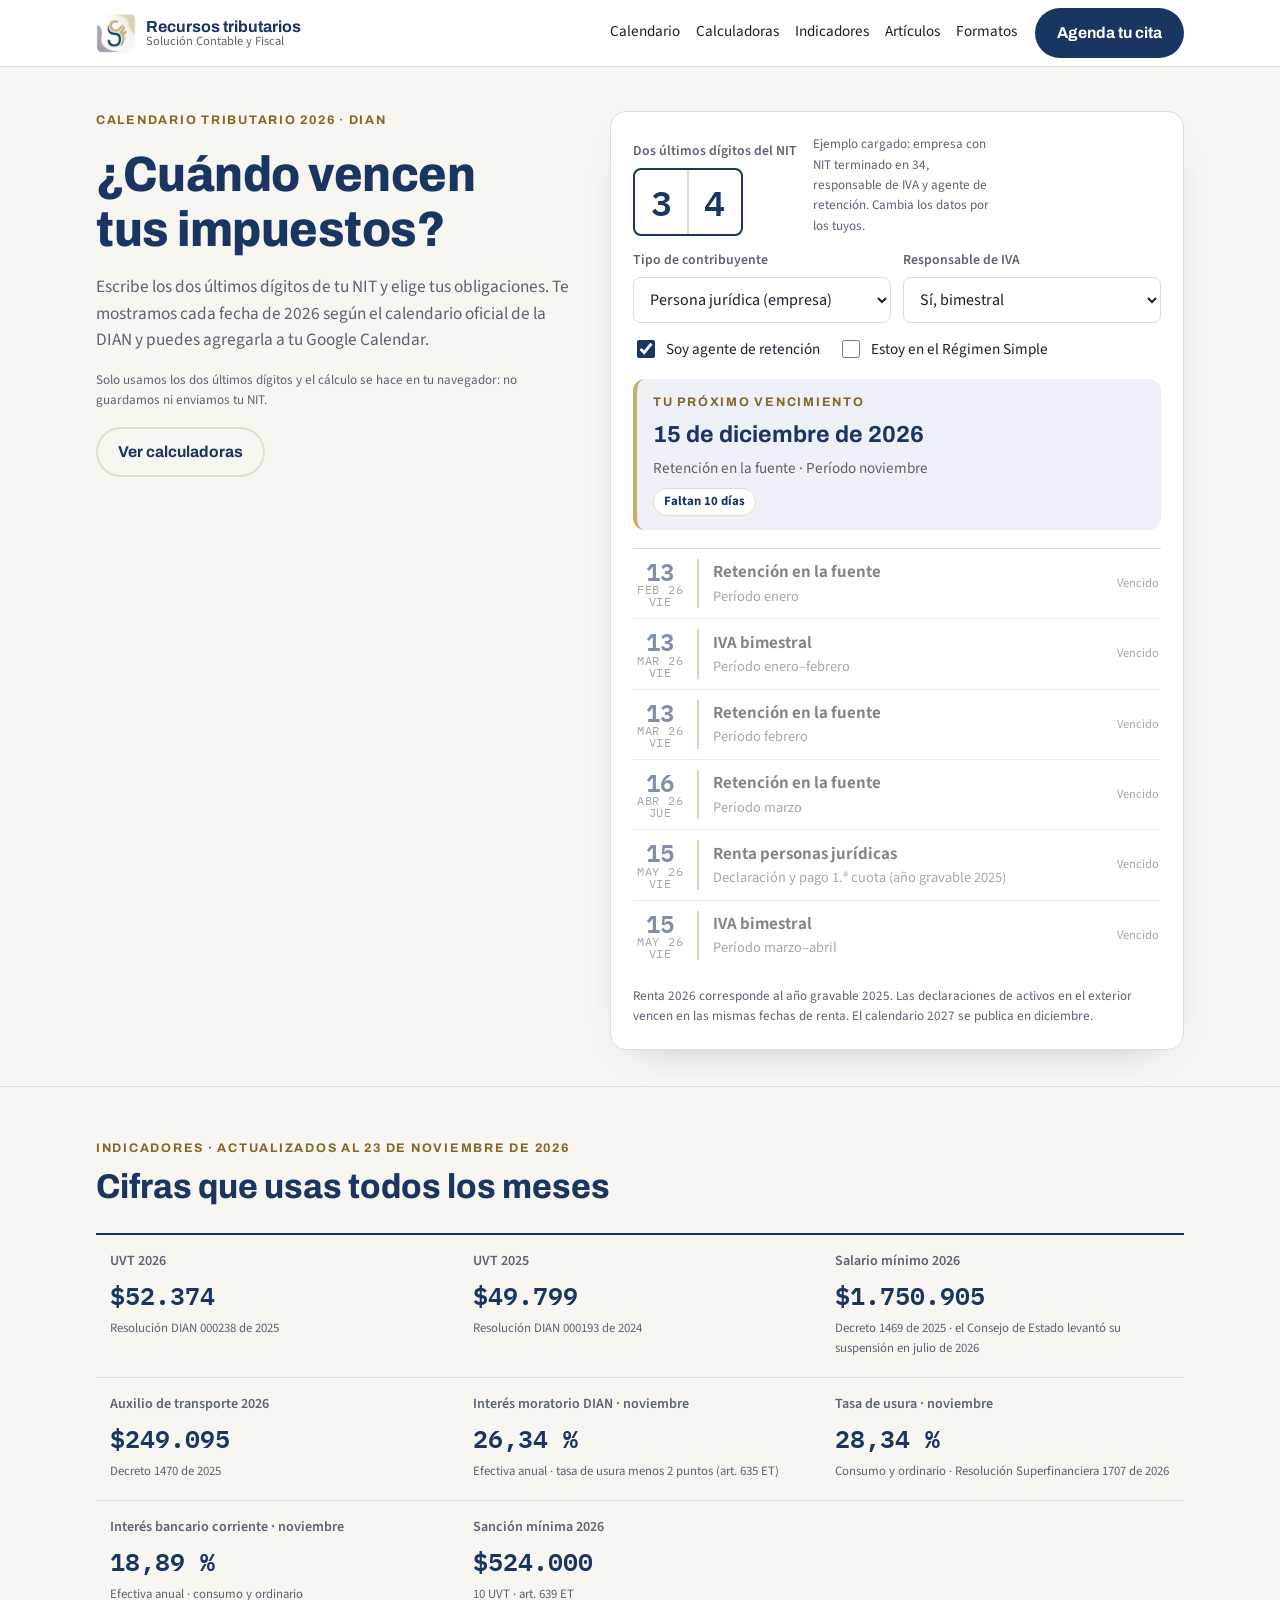
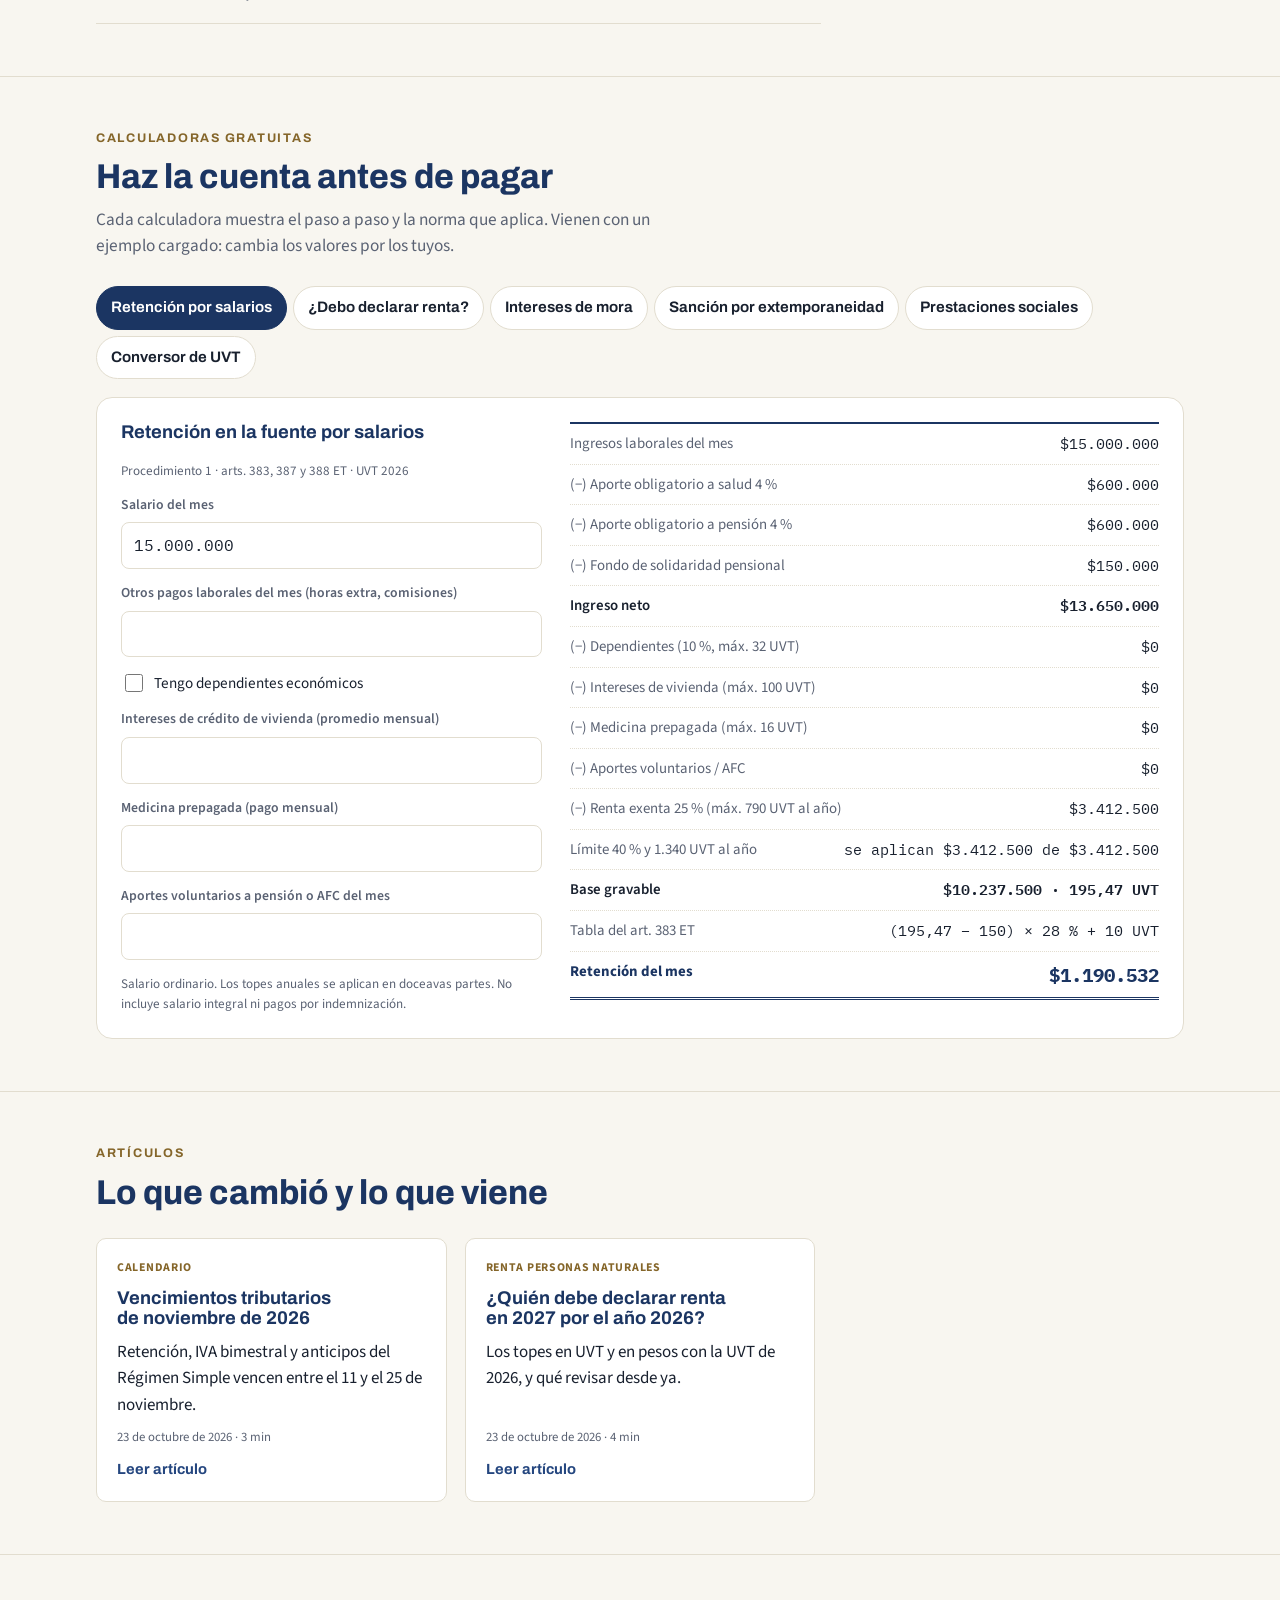
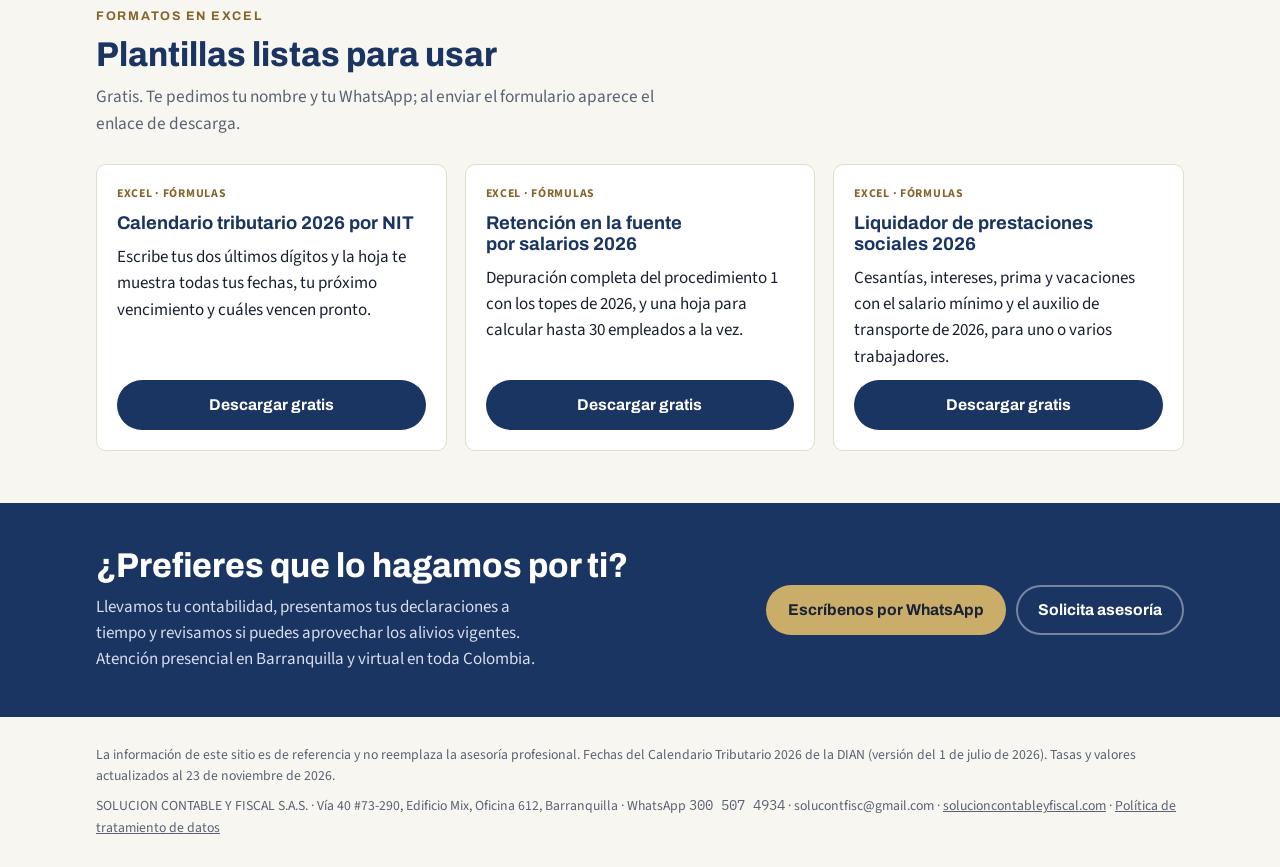
<file: index.html>
<!doctype html>
<html lang="es-CO">
<head>
<meta charset="utf-8">
<meta name="viewport" content="width=device-width, initial-scale=1, viewport-fit=cover">
<title>Calendario tributario 2026 y calculadoras | Solución Contable y Fiscal</title>
<meta name="description" content="Consulta tus fechas del calendario tributario 2026 con los dos últimos dígitos del NIT y usa calculadoras gratis de retención en la fuente, intereses de mora, sanciones y prestaciones sociales.">
<link rel="canonical" href="https://recursos.solucioncontableyfiscal.com/">
<meta property="og:type" content="website"><meta property="og:title" content="Calendario tributario 2026 y calculadoras | Solución Contable y Fiscal"><meta property="og:description" content="Consulta tus fechas del calendario tributario 2026 con los dos últimos dígitos del NIT y usa calculadoras gratis de retención en la fuente, intereses de mora, sanciones y prestaciones sociales."><meta property="og:url" content="https://recursos.solucioncontableyfiscal.com/"><meta property="og:image" content="https://recursos.solucioncontableyfiscal.com/assets/logo-512.png"><meta property="og:locale" content="es_CO">
<link rel="icon" href="assets/logo-32.png" sizes="32x32"><link rel="apple-touch-icon" href="assets/logo-192.png">
<link rel="preconnect" href="https://fonts.googleapis.com"><link rel="preconnect" href="https://fonts.gstatic.com" crossorigin><link rel="stylesheet" href="https://fonts.googleapis.com/css2?family=Archivo:wdth,wght@75..125,600..800&family=IBM+Plex+Mono:wght@500;600&family=Source+Sans+3:wght@400;600;700&display=swap">
<link rel="stylesheet" href="assets/site.css?v=c8549d72">
<script type="application/ld+json">{"@context": "https://schema.org", "@type": "AccountingService", "name": "Solución Contable y Fiscal", "legalName": "SOLUCION CONTABLE Y FISCAL S.A.S.", "url": "https://solucioncontableyfiscal.com/", "telephone": "+57 300 507 4934", "email": "solucontfisc@gmail.com", "address": {"@type": "PostalAddress", "streetAddress": "Vía 40 #73-290, Edificio Mix, Oficina 612", "addressLocality": "Barranquilla", "addressRegion": "Atlántico", "postalCode": "080001", "addressCountry": "CO"}, "areaServed": "CO", "sameAs": ["https://www.instagram.com/soluconfis/", "https://www.facebook.com/solucioncontableyfiscal.co/", "https://www.tiktok.com/@solucin.contable1", "https://www.youtube.com/channel/UC9xpKEirltQN0SBlPLFSmeg"]}</script>
</head>
<body>
<header class="top"><div class="wrap">
  <a class="brand" href="index.html"><img src="assets/logo-96.png" alt="Logo de Solución Contable y Fiscal" width="40" height="40"><span><b>Recursos tributarios</b><small>Solución Contable y Fiscal</small></span></a>
  <nav class="nav" aria-label="Secciones">
    <a href="index.html#calendario">Calendario</a><a href="index.html#calculadoras">Calculadoras</a><a href="index.html#indicadores">Indicadores</a><a href="index.html#articulos">Artículos</a><a href="index.html#formatos">Formatos</a>
  </nav>
  <a class="btn btn-primary" href="https://calendar.app.google/NaQe5qqNjgy27SrF7" target="_blank" rel="noopener">Agenda tu cita</a>
</div></header>
<main>
<section class="hero" id="calendario"><div class="wrap hero-grid">
  <div class="hero-copy">
    <span class="eyebrow">Calendario tributario 2026 · DIAN</span>
    <h1>¿Cuándo vencen tus impuestos?</h1>
    <p class="lede">Escribe los dos últimos dígitos de tu NIT y elige tus obligaciones. Te mostramos cada fecha de 2026 según el calendario oficial de la DIAN y puedes agregarla a tu Google Calendar.</p>
    <p class="note">Solo usamos los dos últimos dígitos y el cálculo se hace en tu navegador: no guardamos ni enviamos tu NIT.</p>
    <div class="checks"><a class="btn btn-ghost" href="#calculadoras">Ver calculadoras</a></div>
  </div>
  <div class="cal-card">
    <form id="cal-form" class="cal-form" autocomplete="off">
      <div class="nit-row">
        <label class="field" for="cal-nit"><span>Dos últimos dígitos del NIT</span>
          <span class="nit-box"><input class="nit" id="cal-nit" name="cal-nit" inputmode="numeric" pattern="[0-9]*" maxlength="2" value="34" aria-describedby="nit-cap"></span></label>
        <p class="nit-cap" id="nit-cap">Ejemplo cargado: empresa con NIT terminado en 34, responsable de IVA y agente de retención. Cambia los datos por los tuyos.</p>
      </div>
      <div class="cal-grid2">
        <label class="field" for="cal-tipo"><span>Tipo de contribuyente</span>
          <select id="cal-tipo"><option value="pn">Persona natural</option><option value="pj" selected>Persona jurídica (empresa)</option><option value="gc">Gran contribuyente</option></select></label>
        <label class="field" for="cal-iva"><span>Responsable de IVA</span>
          <select id="cal-iva"><option value="">No soy responsable de IVA</option><option value="bim" selected>Sí, bimestral</option><option value="cuat">Sí, cuatrimestral</option></select></label>
      </div>
      <div class="checks">
        <label class="check" for="cal-ret"><input type="checkbox" id="cal-ret" checked> Soy agente de retención</label>
        <label class="check" for="cal-rst"><input type="checkbox" id="cal-rst"> Estoy en el Régimen Simple</label>
      </div>
    </form>
    <div class="next" id="cal-next" aria-live="polite"></div>
    <div id="cal-res"></div>
    <p class="note">Renta 2026 corresponde al año gravable 2025. Las declaraciones de activos en el exterior vencen en las mismas fechas de renta. El calendario 2027 se publica en diciembre.</p>
  </div>
</div></section>

<section class="section" id="indicadores"><div class="wrap">
  <div class="sec-head"><span class="eyebrow">Indicadores · actualizados al 23 de noviembre de 2026</span><h2>Cifras que usas todos los meses</h2></div>
  <div class="ind-grid">
    <div class="ind"><span class="ind-k">UVT 2026</span><span class="ind-v">$52.374</span><span class="ind-s">Resolución DIAN 000238 de 2025</span></div>
    <div class="ind"><span class="ind-k">UVT 2025</span><span class="ind-v">$49.799</span><span class="ind-s">Resolución DIAN 000193 de 2024</span></div>
    <div class="ind"><span class="ind-k">Salario mínimo 2026</span><span class="ind-v">$1.750.905</span><span class="ind-s">Decreto 1469 de 2025 · el Consejo de Estado levantó su suspensión en julio de 2026</span></div>
    <div class="ind"><span class="ind-k">Auxilio de transporte 2026</span><span class="ind-v">$249.095</span><span class="ind-s">Decreto 1470 de 2025</span></div>
    <div class="ind"><span class="ind-k">Interés moratorio DIAN · noviembre</span><span class="ind-v">26,34 %</span><span class="ind-s">Efectiva anual · tasa de usura menos 2 puntos (art. 635 ET)</span></div>
    <div class="ind"><span class="ind-k">Tasa de usura · noviembre</span><span class="ind-v">28,34 %</span><span class="ind-s">Consumo y ordinario · Resolución Superfinanciera 1707 de 2026</span></div>
    <div class="ind"><span class="ind-k">Interés bancario corriente · noviembre</span><span class="ind-v">18,89 %</span><span class="ind-s">Efectiva anual · consumo y ordinario</span></div>
    <div class="ind"><span class="ind-k">Sanción mínima 2026</span><span class="ind-v">$524.000</span><span class="ind-s">10 UVT · art. 639 ET</span></div>
  </div>
</div></section>

<section class="section" id="calculadoras"><div class="wrap">
  <div class="sec-head"><span class="eyebrow">Calculadoras gratuitas</span><h2>Haz la cuenta antes de pagar</h2><p class="lede">Cada calculadora muestra el paso a paso y la norma que aplica. Vienen con un ejemplo cargado: cambia los valores por los tuyos.</p></div>
  <div class="tablist" role="tablist" aria-label="Calculadoras">
    <button role="tab" id="t-rt" aria-controls="rt" aria-selected="true">Retención por salarios</button>
    <button role="tab" id="t-dd" aria-controls="dd" aria-selected="false" tabindex="-1">¿Debo declarar renta?</button>
    <button role="tab" id="t-mo" aria-controls="mo" aria-selected="false" tabindex="-1">Intereses de mora</button>
    <button role="tab" id="t-sa" aria-controls="sa" aria-selected="false" tabindex="-1">Sanción por extemporaneidad</button>
    <button role="tab" id="t-pr" aria-controls="pr" aria-selected="false" tabindex="-1">Prestaciones sociales</button>
    <button role="tab" id="t-uvt" aria-controls="uvt" aria-selected="false" tabindex="-1">Conversor de UVT</button>
  </div>

  <div class="panel" role="tabpanel" id="rt" aria-labelledby="t-rt">
    <form id="f-rt"><h3>Retención en la fuente por salarios</h3><p class="src">Procedimiento 1 · arts. 383, 387 y 388 ET · UVT 2026</p>
      <label class="field" for="rt-sal"><span>Salario del mes</span><input type="text" inputmode="numeric" data-money id="rt-sal" value="15.000.000"></label>
      <label class="field" for="rt-otros"><span>Otros pagos laborales del mes (horas extra, comisiones)</span><input type="text" inputmode="numeric" data-money id="rt-otros" value=""></label>
      <label class="check" for="rt-dep"><input type="checkbox" id="rt-dep"> Tengo dependientes económicos</label>
      <label class="field" for="rt-viv"><span>Intereses de crédito de vivienda (promedio mensual)</span><input type="text" inputmode="numeric" data-money id="rt-viv" value=""></label>
      <label class="field" for="rt-pre"><span>Medicina prepagada (pago mensual)</span><input type="text" inputmode="numeric" data-money id="rt-pre" value=""></label>
      <label class="field" for="rt-vol"><span>Aportes voluntarios a pensión o AFC del mes</span><input type="text" inputmode="numeric" data-money id="rt-vol" value=""></label>
      <p class="src">Salario ordinario. Los topes anuales se aplican en doceavas partes. No incluye salario integral ni pagos por indemnización.</p>
    </form>
    <div id="rt-res" aria-live="polite"></div>
  </div>

  <div class="panel" role="tabpanel" id="dd" aria-labelledby="t-dd" hidden>
    <form id="f-dd"><h3>¿Debo declarar renta?</h3><p class="src">Personas naturales residentes · arts. 592, 593 y 594-3 ET</p>
      <label class="field" for="dd-ag"><span>Año gravable</span><select id="dd-ag"><option value="2026" selected>2026 (se declara en 2027)</option><option value="2025">2025 (se declaró en 2026)</option></select></label>
      <label class="field" for="dd-pat"><span>Patrimonio bruto al 31 de diciembre</span><input type="text" inputmode="numeric" data-money id="dd-pat" value="180.000.000"></label>
      <label class="field" for="dd-ing"><span>Ingresos brutos del año</span><input type="text" inputmode="numeric" data-money id="dd-ing" value="80.000.000"></label>
      <label class="field" for="dd-tc"><span>Consumos con tarjeta de crédito</span><input type="text" inputmode="numeric" data-money id="dd-tc" value=""></label>
      <label class="field" for="dd-com"><span>Compras y consumos totales</span><input type="text" inputmode="numeric" data-money id="dd-com" value=""></label>
      <label class="field" for="dd-con"><span>Consignaciones, depósitos o inversiones</span><input type="text" inputmode="numeric" data-money id="dd-con" value=""></label>
      <label class="check" for="dd-iva"><input type="checkbox" id="dd-iva"> Soy responsable de IVA</label>
    </form>
    <div id="dd-res" aria-live="polite"></div>
  </div>

  <div class="panel" role="tabpanel" id="mo" aria-labelledby="t-mo" hidden>
    <form id="f-mo"><h3>Intereses de mora con la DIAN</h3><p class="src">Arts. 634 y 635 ET · interés simple diario con la tasa vigente al momento del pago</p>
      <label class="field" for="mo-cap"><span>Impuesto o retención en mora (capital)</span><input type="text" inputmode="numeric" data-money id="mo-cap" value="5.000.000"></label>
      <div class="cal-grid2">
        <label class="field" for="mo-venc"><span>Fecha de vencimiento</span><input type="date" id="mo-venc" value="2026-07-24"></label>
        <label class="field" for="mo-pago"><span>Fecha de pago</span><input type="date" id="mo-pago" value="2026-10-23" data-today></label>
      </div>
      <label class="field" for="mo-mes"><span>Mes del pago (define la tasa)</span><select id="mo-mes"><option value="2026-01">Enero 2026</option><option value="2026-02">Febrero 2026</option><option value="2026-03">Marzo 2026</option><option value="2026-04">Abril 2026</option><option value="2026-05">Mayo 2026</option><option value="2026-06">Junio 2026</option><option value="2026-07">Julio 2026</option><option value="2026-08">Agosto 2026</option><option value="2026-09">Septiembre 2026</option><option value="2026-10">Octubre 2026</option><option value="2026-11" selected>Noviembre 2026</option></select></label>
      <p class="src">Los intereses se calculan sobre el impuesto, no sobre las sanciones. La tasa de diciembre se publica a fin de mes.</p>
    </form>
    <div id="mo-res" aria-live="polite"></div>
  </div>

  <div class="panel" role="tabpanel" id="sa" aria-labelledby="t-sa" hidden>
    <form id="f-sa"><h3>Sanción por extemporaneidad</h3><p class="src">Antes de emplazamiento · art. 641 ET · con impuesto a cargo</p>
      <label class="field" for="sa-imp"><span>Impuesto a cargo de la declaración</span><input type="text" inputmode="numeric" data-money id="sa-imp" value="3.000.000"></label>
      <div class="cal-grid2">
        <label class="field" for="sa-venc"><span>Fecha de vencimiento</span><input type="date" id="sa-venc" value="2026-09-04"></label>
        <label class="field" for="sa-pres"><span>Fecha de presentación</span><input type="date" id="sa-pres" value="2026-10-23" data-today></label>
      </div>
      <p class="src">Puede reducirse al 50 % o al 75 % si cumples los requisitos del art. 640 ET. Si la declaración no tiene impuesto a cargo, la sanción se calcula sobre los ingresos: consúltanos.</p>
    </form>
    <div id="sa-res" aria-live="polite"></div>
  </div>

  <div class="panel" role="tabpanel" id="pr" aria-labelledby="t-pr" hidden>
    <form id="f-pr"><h3>Prestaciones sociales</h3><p class="src">Cesantías, intereses, prima y vacaciones · Código Sustantivo del Trabajo</p>
      <label class="field" for="pr-sal"><span>Salario mensual</span><input type="text" inputmode="numeric" data-money id="pr-sal" value="1.750.905"></label>
      <div class="cal-grid2">
        <label class="field" for="pr-ini"><span>Desde</span><input type="date" id="pr-ini" value="2026-01-01"></label>
        <label class="field" for="pr-fin"><span>Hasta</span><input type="date" id="pr-fin" value="2026-10-23" data-today></label>
      </div>
      <label class="check" for="pr-aux"><input type="checkbox" id="pr-aux" checked> Incluir auxilio de transporte (salario hasta 2 SMMLV)</label>
      <p class="src">Supone que no se han pagado cesantías ni tomado vacaciones en el período. Salario fijo, sin recargos ni comisiones.</p>
    </form>
    <div id="pr-res" aria-live="polite"></div>
  </div>

  <div class="panel" role="tabpanel" id="uvt" aria-labelledby="t-uvt" hidden>
    <form id="f-uvt"><h3>Conversor de UVT</h3><p class="src">Art. 868 ET</p>
      <label class="field" for="uvt-anio"><span>Año</span><select id="uvt-anio"><option value="2026" selected>2026 · $52.374</option><option value="2025">2025 · $49.799</option></select></label>
      <label class="field" for="uvt-pesos"><span>Pesos a UVT</span><input type="text" inputmode="numeric" data-money id="uvt-pesos" value="1.000.000"></label>
      <label class="field" for="uvt-uvt"><span>UVT a pesos</span><input type="number" step="0.01" min="0" id="uvt-uvt" value="10"></label>
    </form>
    <div id="uvt-res" aria-live="polite"></div>
  </div>
</div></section>

<section class="section" id="articulos"><div class="wrap">
  <div class="sec-head"><span class="eyebrow">Artículos</span><h2>Lo que cambió y lo que viene</h2></div>
  <div class="cards3">
    <a class="card" href="articulos/vencimientos-noviembre-2026.html"><span class="tag">Calendario</span><h3>Vencimientos tributarios de noviembre de 2026</h3><p>Retención, IVA bimestral y anticipos del Régimen Simple vencen entre el 11 y el 25 de noviembre.</p><span class="meta">23 de octubre de 2026 · 3 min</span><span class="go">Leer artículo</span></a>
    <a class="card" href="articulos/quien-debe-declarar-renta-2027.html"><span class="tag">Renta personas naturales</span><h3>¿Quién debe declarar renta en 2027 por el año 2026?</h3><p>Los topes en UVT y en pesos con la UVT de 2026, y qué revisar desde ya.</p><span class="meta">23 de octubre de 2026 · 4 min</span><span class="go">Leer artículo</span></a>
  </div>
</div></section>

<section class="section" id="formatos"><div class="wrap">
  <div class="sec-head"><span class="eyebrow">Formatos en Excel</span><h2>Plantillas listas para usar</h2><p class="lede">Gratis. Te pedimos tu nombre y tu WhatsApp; al enviar el formulario aparece el enlace de descarga.</p></div>
  <div class="cards3">
    <div class="card"><span class="tag">Excel · fórmulas</span><h3>Calendario tributario 2026 por NIT</h3><p>Escribe tus dos últimos dígitos y la hoja te muestra todas tus fechas, tu próximo vencimiento y cuáles vencen pronto.</p><a class="btn btn-primary" href="https://forms.gle/CyQ64XtjGx3GynNW8" target="_blank" rel="noopener">Descargar gratis</a></div>
    <div class="card"><span class="tag">Excel · fórmulas</span><h3>Retención en la fuente por salarios 2026</h3><p>Depuración completa del procedimiento 1 con los topes de 2026, y una hoja para calcular hasta 30 empleados a la vez.</p><a class="btn btn-primary" href="https://forms.gle/CyQ64XtjGx3GynNW8" target="_blank" rel="noopener">Descargar gratis</a></div>
    <div class="card"><span class="tag">Excel · fórmulas</span><h3>Liquidador de prestaciones sociales 2026</h3><p>Cesantías, intereses, prima y vacaciones con el salario mínimo y el auxilio de transporte de 2026, para uno o varios trabajadores.</p><a class="btn btn-primary" href="https://forms.gle/CyQ64XtjGx3GynNW8" target="_blank" rel="noopener">Descargar gratis</a></div>
  </div>
</div></section>
</main>
<section class="cta"><div class="wrap">
  <div><h2>¿Prefieres que lo hagamos por ti?</h2>
  <p>Llevamos tu contabilidad, presentamos tus declaraciones a tiempo y revisamos si puedes aprovechar los alivios vigentes. Atención presencial en Barranquilla y virtual en toda Colombia.</p></div>
  <div class="btns"><a class="btn btn-gold" href="https://wa.me/573005074934" target="_blank" rel="noopener">Escríbenos por WhatsApp</a><a class="btn btn-ghost" href="https://forms.gle/e7yWGi6NWT7gZv5R6" target="_blank" rel="noopener">Solicita asesoría</a></div>
</div></section>
<footer class="foot"><div class="wrap">
  <p>La información de este sitio es de referencia y no reemplaza la asesoría profesional. Fechas del Calendario Tributario 2026 de la DIAN (versión del 1 de julio de 2026). Tasas y valores actualizados al 23 de noviembre de 2026.</p>
  <p>SOLUCION CONTABLE Y FISCAL S.A.S. · Vía 40 #73-290, Edificio Mix, Oficina 612, Barranquilla · WhatsApp <span class="num">300 507 4934</span> · solucontfisc@gmail.com · <a href="https://solucioncontableyfiscal.com/" target="_blank" rel="noopener">solucioncontableyfiscal.com</a> · <a href="politica-de-datos.html">Política de tratamiento de datos</a></p>
</div></footer>
<script src="assets/data.js?v=c8549d72"></script><script src="assets/calc.js?v=c8549d72"></script><script>(function(){var d=new Date(),s=d.getFullYear()+"-"+String(d.getMonth()+1).padStart(2,"0")+"-"+String(d.getDate()).padStart(2,"0");
document.querySelectorAll("input[data-today]").forEach(function(e){e.value=s;});
var m=document.getElementById("mo-mes");if(m){var k=s.slice(0,7);var ok=[].some.call(m.options,function(o){return o.value===k;});if(ok)m.value=k;}})();</script><script src="assets/ui.js?v=c8549d72"></script>
</body>
</html>
</file>
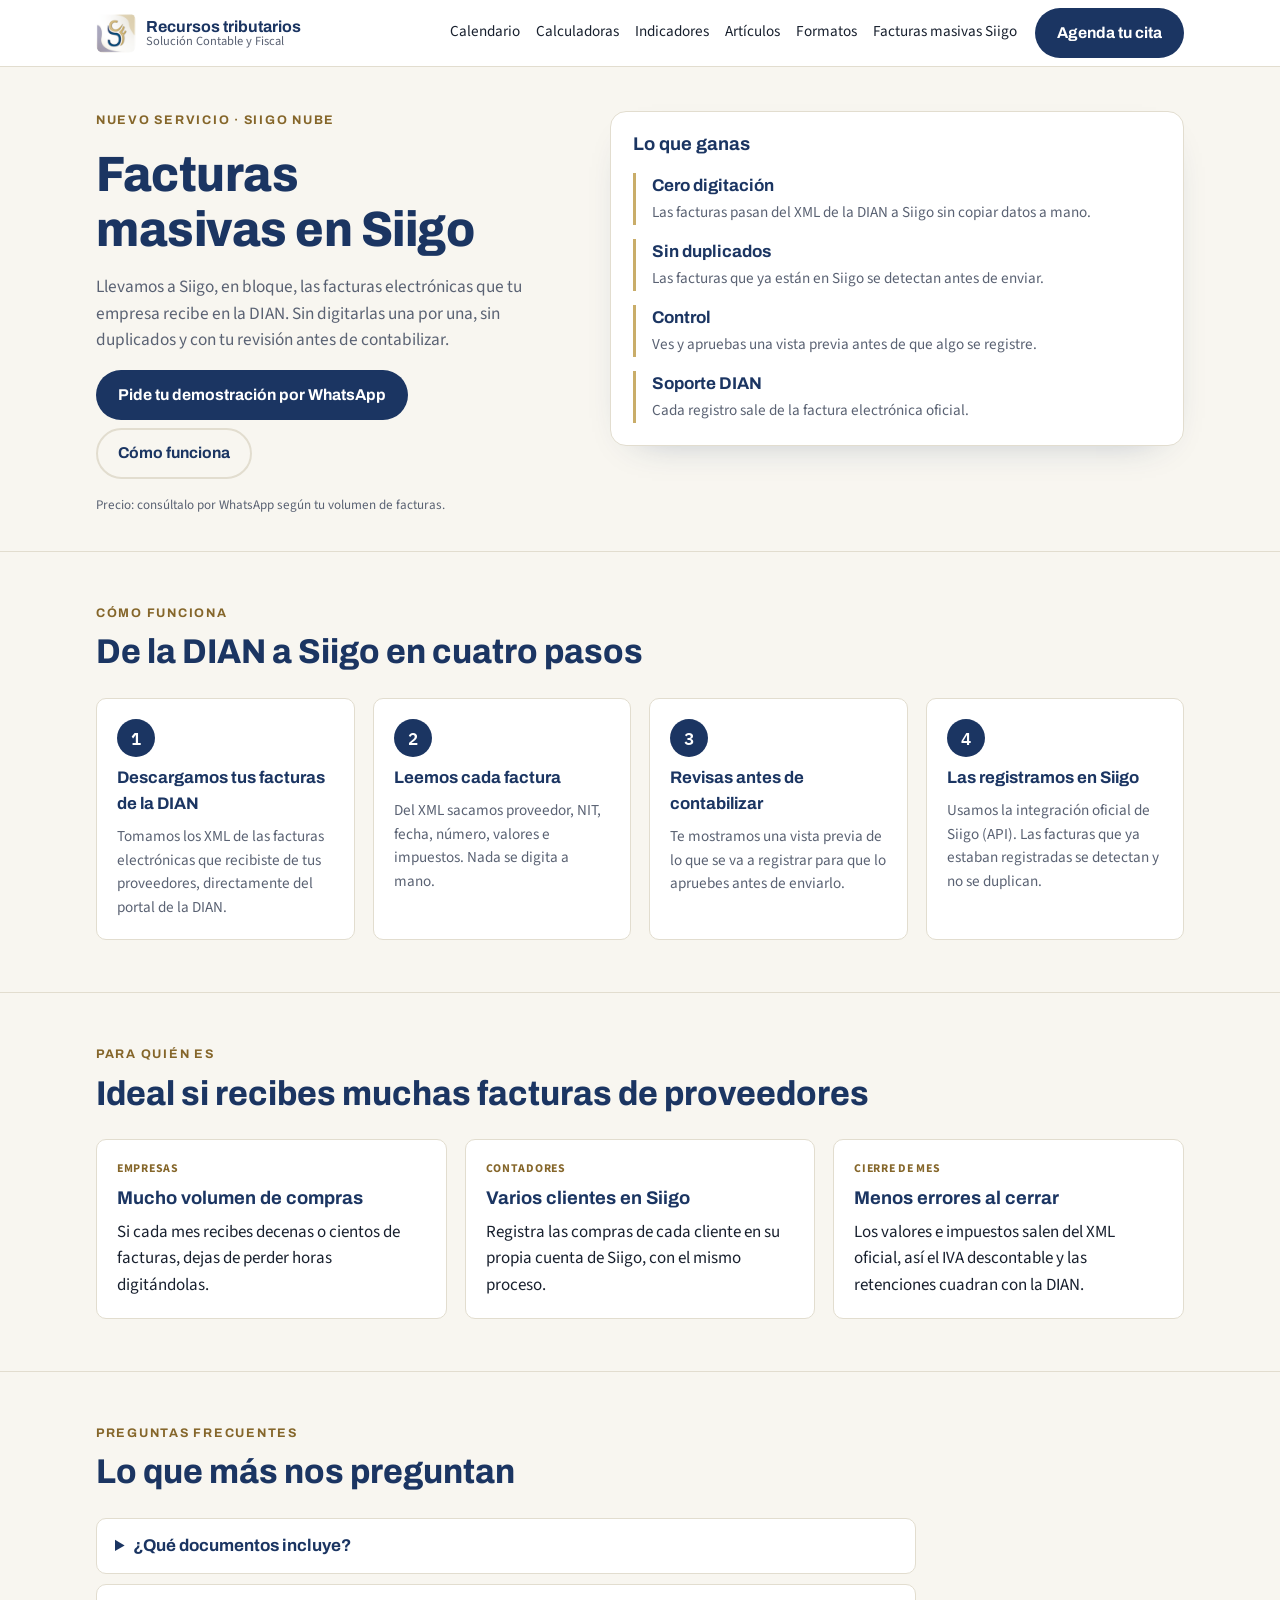
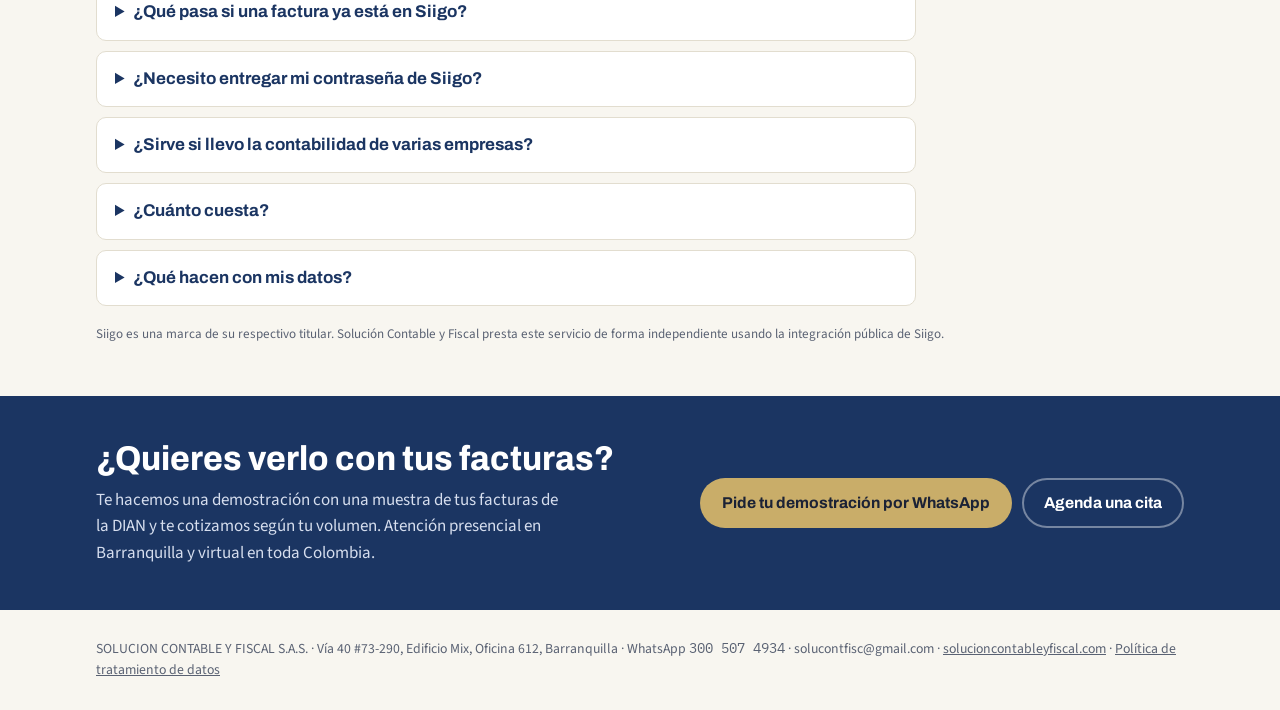
<file: facturas-masivas-siigo.html>
<!doctype html>
<html lang="es-CO">
<head>
<meta charset="utf-8">
<meta name="viewport" content="width=device-width, initial-scale=1, viewport-fit=cover">
<title>Facturas masivas en Siigo | Solución Contable y Fiscal</title>
<meta name="description" content="Llevamos a Siigo, en bloque, las facturas electrónicas que tu empresa recibe en la DIAN: sin digitación, sin duplicados y con revisión antes de contabilizar.">
<link rel="canonical" href="https://recursos.solucioncontableyfiscal.com/facturas-masivas-siigo.html">
<meta property="og:type" content="website"><meta property="og:title" content="Facturas masivas en Siigo | Solución Contable y Fiscal"><meta property="og:description" content="Llevamos a Siigo, en bloque, las facturas electrónicas que tu empresa recibe en la DIAN: sin digitación, sin duplicados y con revisión antes de contabilizar."><meta property="og:url" content="https://recursos.solucioncontableyfiscal.com/facturas-masivas-siigo.html"><meta property="og:image" content="https://recursos.solucioncontableyfiscal.com/assets/logo-512.png"><meta property="og:locale" content="es_CO">
<link rel="icon" href="assets/logo-32.png" sizes="32x32"><link rel="apple-touch-icon" href="assets/logo-192.png">
<link rel="preconnect" href="https://fonts.googleapis.com"><link rel="preconnect" href="https://fonts.gstatic.com" crossorigin><link rel="stylesheet" href="https://fonts.googleapis.com/css2?family=Archivo:wdth,wght@75..125,600..800&family=IBM+Plex+Mono:wght@500;600&family=Source+Sans+3:wght@400;600;700&display=swap">
<link rel="stylesheet" href="assets/site.css?v=1168be2a">
<script type="application/ld+json">{"@context": "https://schema.org", "@type": "Service", "name": "Facturas masivas en Siigo", "description": "Llevamos a Siigo, en bloque, las facturas electrónicas que tu empresa recibe en la DIAN: sin digitación, sin duplicados y con revisión antes de contabilizar.", "provider": {"@type": "AccountingService", "name": "Solución Contable y Fiscal", "url": "https://solucioncontableyfiscal.com/"}, "areaServed": "CO", "url": "https://recursos.solucioncontableyfiscal.com/facturas-masivas-siigo.html"}</script>
</head>
<body>
<header class="top"><div class="wrap">
  <a class="brand" href="index.html"><img src="assets/logo-96.png" alt="Logo de Solución Contable y Fiscal" width="40" height="40"><span><b>Recursos tributarios</b><small>Solución Contable y Fiscal</small></span></a>
  <nav class="nav" aria-label="Secciones">
    <a href="index.html#calendario">Calendario</a><a href="index.html#calculadoras">Calculadoras</a><a href="index.html#indicadores">Indicadores</a><a href="index.html#articulos">Artículos</a><a href="index.html#formatos">Formatos</a><a href="facturas-masivas-siigo.html">Facturas masivas Siigo</a>
  </nav>
  <a class="btn btn-primary" href="https://calendar.app.google/NaQe5qqNjgy27SrF7" target="_blank" rel="noopener">Agenda tu cita</a>
</div></header>
<main>
<section class="hero"><div class="wrap hero-grid">
  <div class="hero-copy">
    <span class="eyebrow">Nuevo servicio · Siigo Nube</span>
    <h1>Facturas masivas en Siigo</h1>
    <p class="lede">Llevamos a Siigo, en bloque, las facturas electrónicas que tu empresa recibe en la DIAN. Sin digitarlas una por una, sin duplicados y con tu revisión antes de contabilizar.</p>
    <div class="checks"><a class="btn btn-primary" href="https://wa.me/573005074934?text=Hola%2C%20quiero%20una%20demostraci%C3%B3n%20de%20Facturas%20masivas%20en%20Siigo" target="_blank" rel="noopener">Pide tu demostración por WhatsApp</a><a class="btn btn-ghost" href="#como-funciona">Cómo funciona</a></div>
    <p class="note">Precio: consúltalo por WhatsApp según tu volumen de facturas.</p>
  </div>
  <div class="cal-card">
    <h3>Lo que ganas</h3>
    <ul class="gains">
      <li><b>Cero digitación</b><span>Las facturas pasan del XML de la DIAN a Siigo sin copiar datos a mano.</span></li>
      <li><b>Sin duplicados</b><span>Las facturas que ya están en Siigo se detectan antes de enviar.</span></li>
      <li><b>Control</b><span>Ves y apruebas una vista previa antes de que algo se registre.</span></li>
      <li><b>Soporte DIAN</b><span>Cada registro sale de la factura electrónica oficial.</span></li>
    </ul>
  </div>
</div></section>

<section class="section" id="como-funciona"><div class="wrap">
  <div class="sec-head"><span class="eyebrow">Cómo funciona</span><h2>De la DIAN a Siigo en cuatro pasos</h2></div>
  <ol class="steps"><li><b>Descargamos tus facturas de la DIAN</b><span>Tomamos los XML de las facturas electrónicas que recibiste de tus proveedores, directamente del portal de la DIAN.</span></li><li><b>Leemos cada factura</b><span>Del XML sacamos proveedor, NIT, fecha, número, valores e impuestos. Nada se digita a mano.</span></li><li><b>Revisas antes de contabilizar</b><span>Te mostramos una vista previa de lo que se va a registrar para que lo apruebes antes de enviarlo.</span></li><li><b>Las registramos en Siigo</b><span>Usamos la integración oficial de Siigo (API). Las facturas que ya estaban registradas se detectan y no se duplican.</span></li></ol>
</div></section>

<section class="section"><div class="wrap">
  <div class="sec-head"><span class="eyebrow">Para quién es</span><h2>Ideal si recibes muchas facturas de proveedores</h2></div>
  <div class="cards3">
    <div class="card"><span class="tag">Empresas</span><h3>Mucho volumen de compras</h3><p>Si cada mes recibes decenas o cientos de facturas, dejas de perder horas digitándolas.</p></div>
    <div class="card"><span class="tag">Contadores</span><h3>Varios clientes en Siigo</h3><p>Registra las compras de cada cliente en su propia cuenta de Siigo, con el mismo proceso.</p></div>
    <div class="card"><span class="tag">Cierre de mes</span><h3>Menos errores al cerrar</h3><p>Los valores e impuestos salen del XML oficial, así el IVA descontable y las retenciones cuadran con la DIAN.</p></div>
  </div>
</div></section>

<section class="section"><div class="wrap">
  <div class="sec-head"><span class="eyebrow">Preguntas frecuentes</span><h2>Lo que más nos preguntan</h2></div>
  <div class="faqs"><details class="faq"><summary>¿Qué documentos incluye?</summary><p>Facturas electrónicas de compra y gasto que tu empresa recibe en la DIAN. Si manejas otros documentos, cuéntanos y revisamos tu caso.</p></details><details class="faq"><summary>¿Qué pasa si una factura ya está en Siigo?</summary><p>Antes de enviar, el proceso revisa lo que ya existe en tu cuenta. Las facturas repetidas se marcan y no se vuelven a registrar.</p></details><details class="faq"><summary>¿Necesito entregar mi contraseña de Siigo?</summary><p>No. La conexión se hace con la clave de integración (API) de tu cuenta de Siigo. Te explicamos cómo generarla y tú la ingresas.</p></details><details class="faq"><summary>¿Sirve si llevo la contabilidad de varias empresas?</summary><p>Sí. Está pensado para contadores y empresas con varios NIT: cada empresa se configura por separado.</p></details><details class="faq"><summary>¿Cuánto cuesta?</summary><p>Depende de cuántas facturas recibes al mes y de cuántas empresas manejas. Escríbenos por WhatsApp y te enviamos la cotización.</p></details><details class="faq"><summary>¿Qué hacen con mis datos?</summary><p>Solo los usamos para registrar tus facturas, según nuestra <a href="politica-de-datos.html">política de tratamiento de datos</a> (Ley 1581 de 2012).</p></details></div>
  <p class="note" style="margin-top:18px">Siigo es una marca de su respectivo titular. Solución Contable y Fiscal presta este servicio de forma independiente usando la integración pública de Siigo.</p>
</div></section>
</main>
<section class="cta"><div class="wrap">
  <div><h2>¿Quieres verlo con tus facturas?</h2>
  <p>Te hacemos una demostración con una muestra de tus facturas de la DIAN y te cotizamos según tu volumen. Atención presencial en Barranquilla y virtual en toda Colombia.</p></div>
  <div class="btns"><a class="btn btn-gold" href="https://wa.me/573005074934?text=Hola%2C%20quiero%20una%20demostraci%C3%B3n%20de%20Facturas%20masivas%20en%20Siigo" target="_blank" rel="noopener">Pide tu demostración por WhatsApp</a><a class="btn btn-ghost" href="https://calendar.app.google/NaQe5qqNjgy27SrF7" target="_blank" rel="noopener">Agenda una cita</a></div>
</div></section>
<footer class="foot"><div class="wrap">
  <p>SOLUCION CONTABLE Y FISCAL S.A.S. · Vía 40 #73-290, Edificio Mix, Oficina 612, Barranquilla · WhatsApp <span class="num">300 507 4934</span> · solucontfisc@gmail.com · <a href="https://solucioncontableyfiscal.com/" target="_blank" rel="noopener">solucioncontableyfiscal.com</a> · <a href="politica-de-datos.html">Política de tratamiento de datos</a></p>
</div></footer>

</body>
</html>
</file>
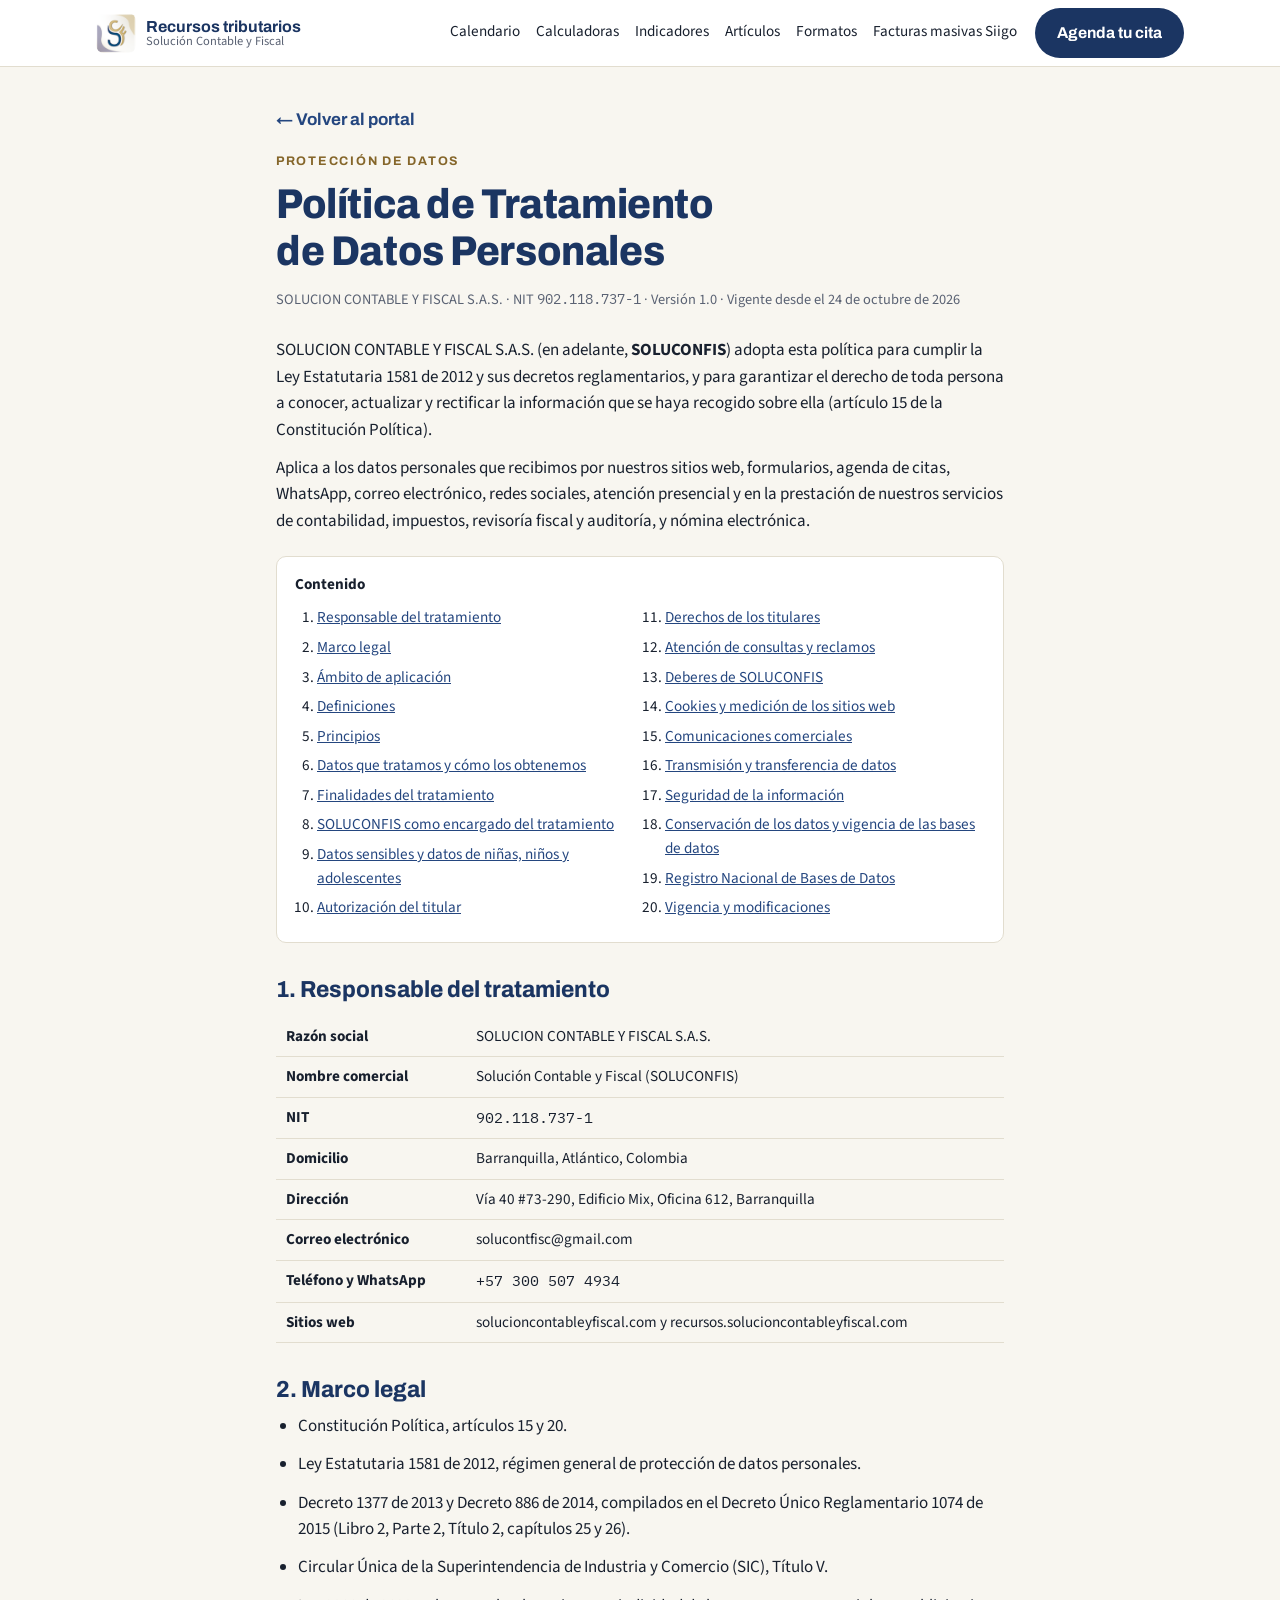
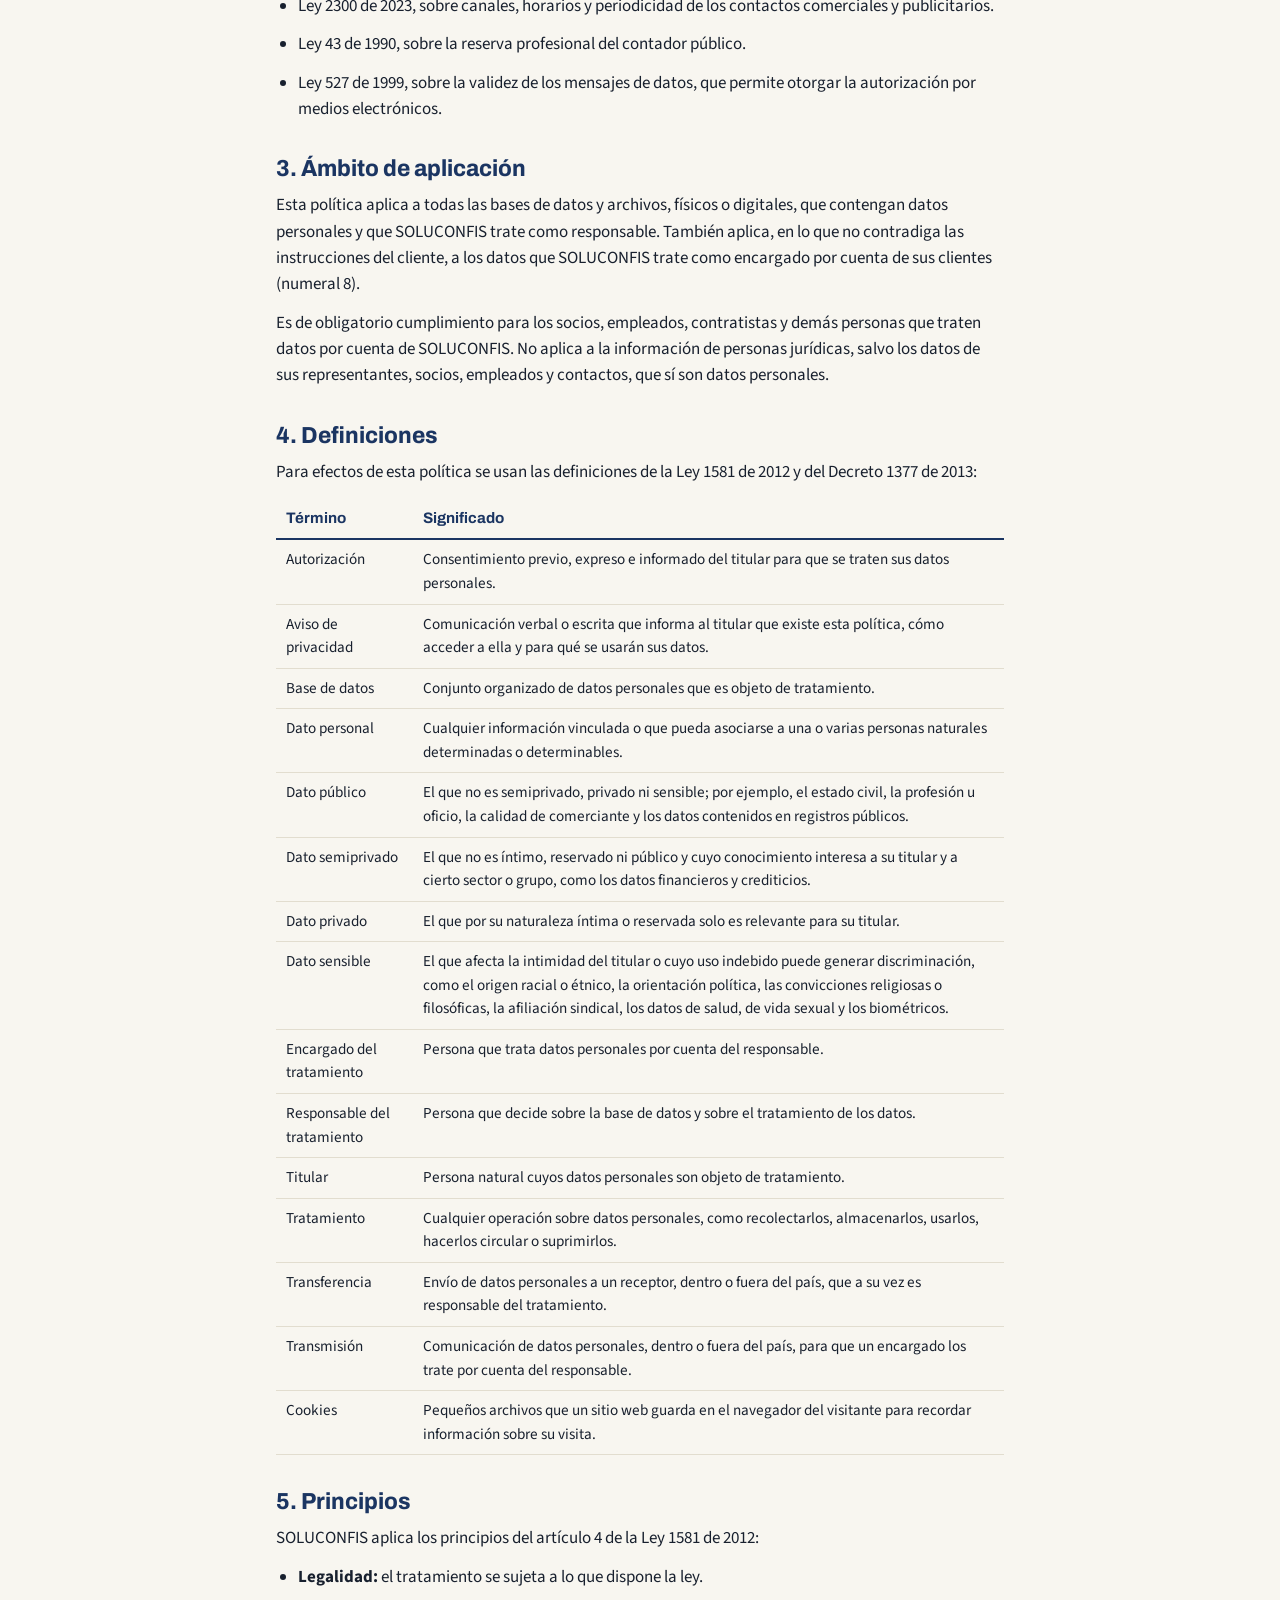
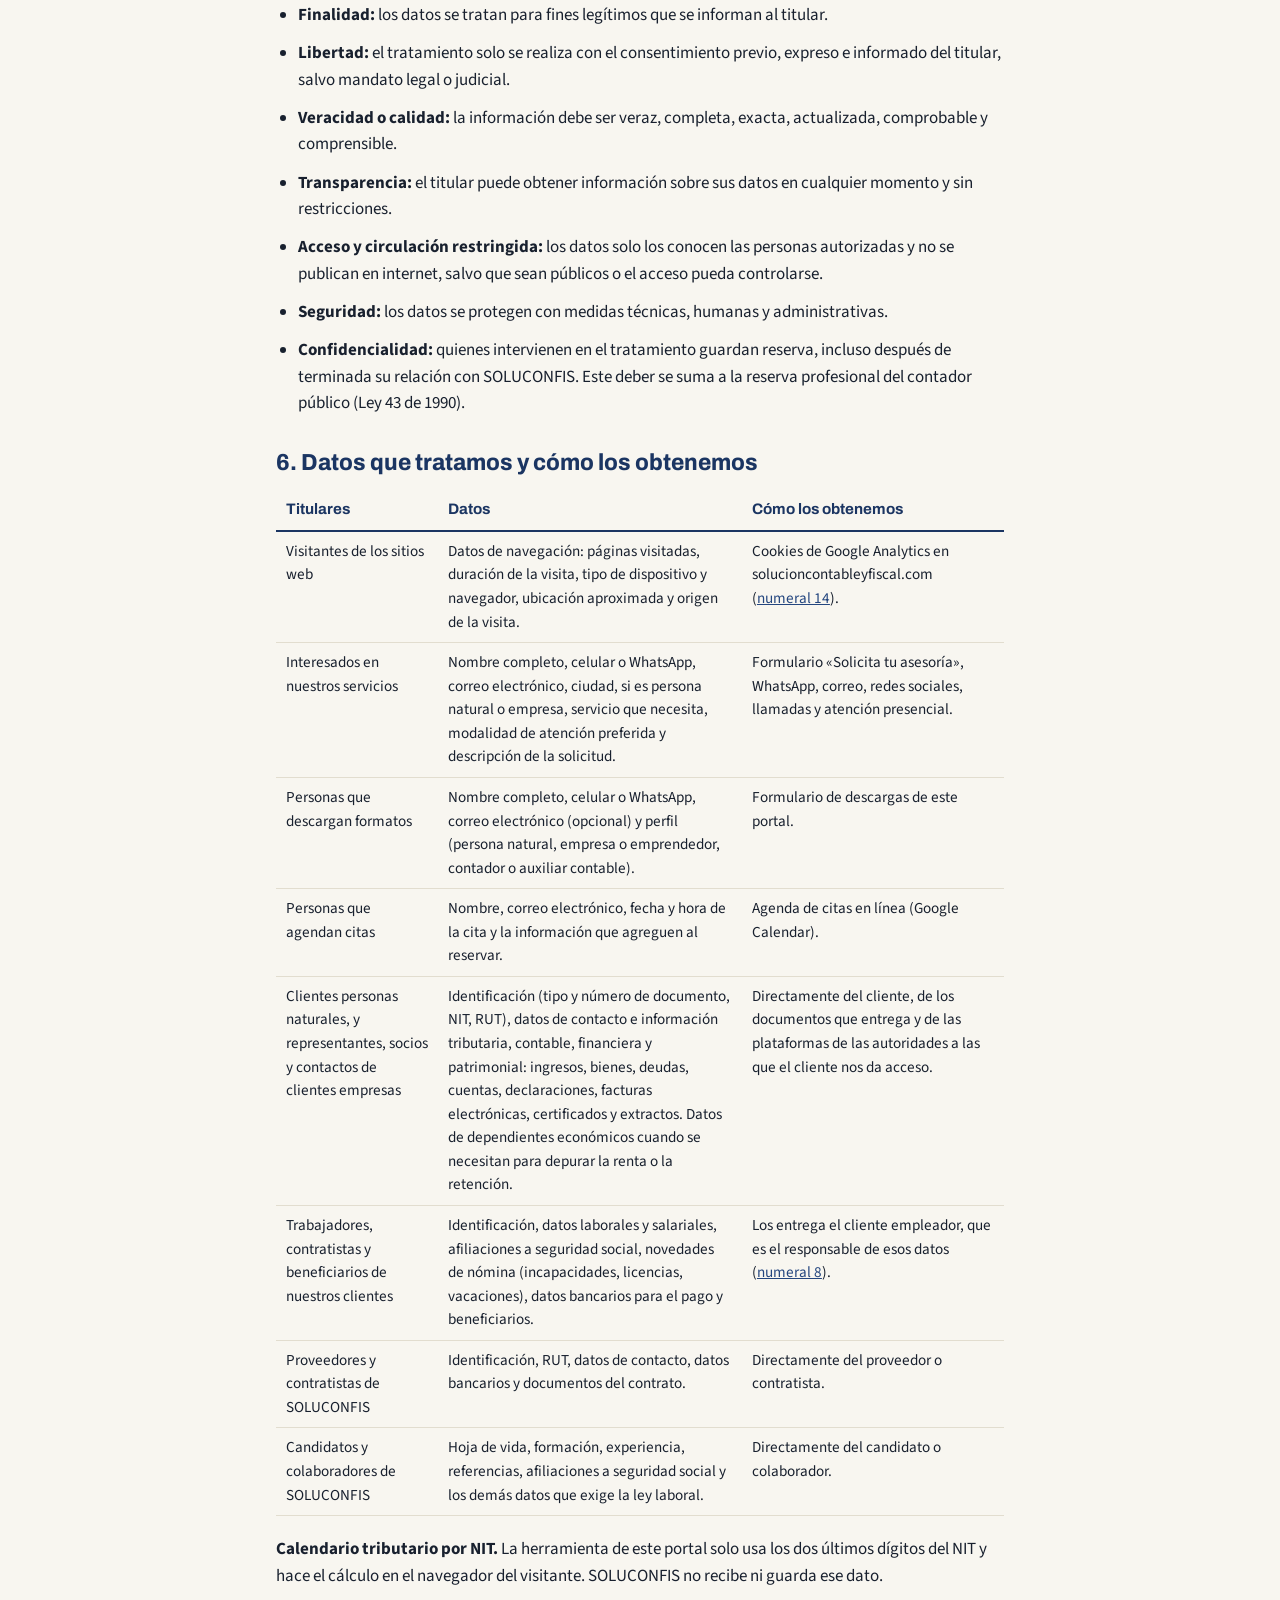
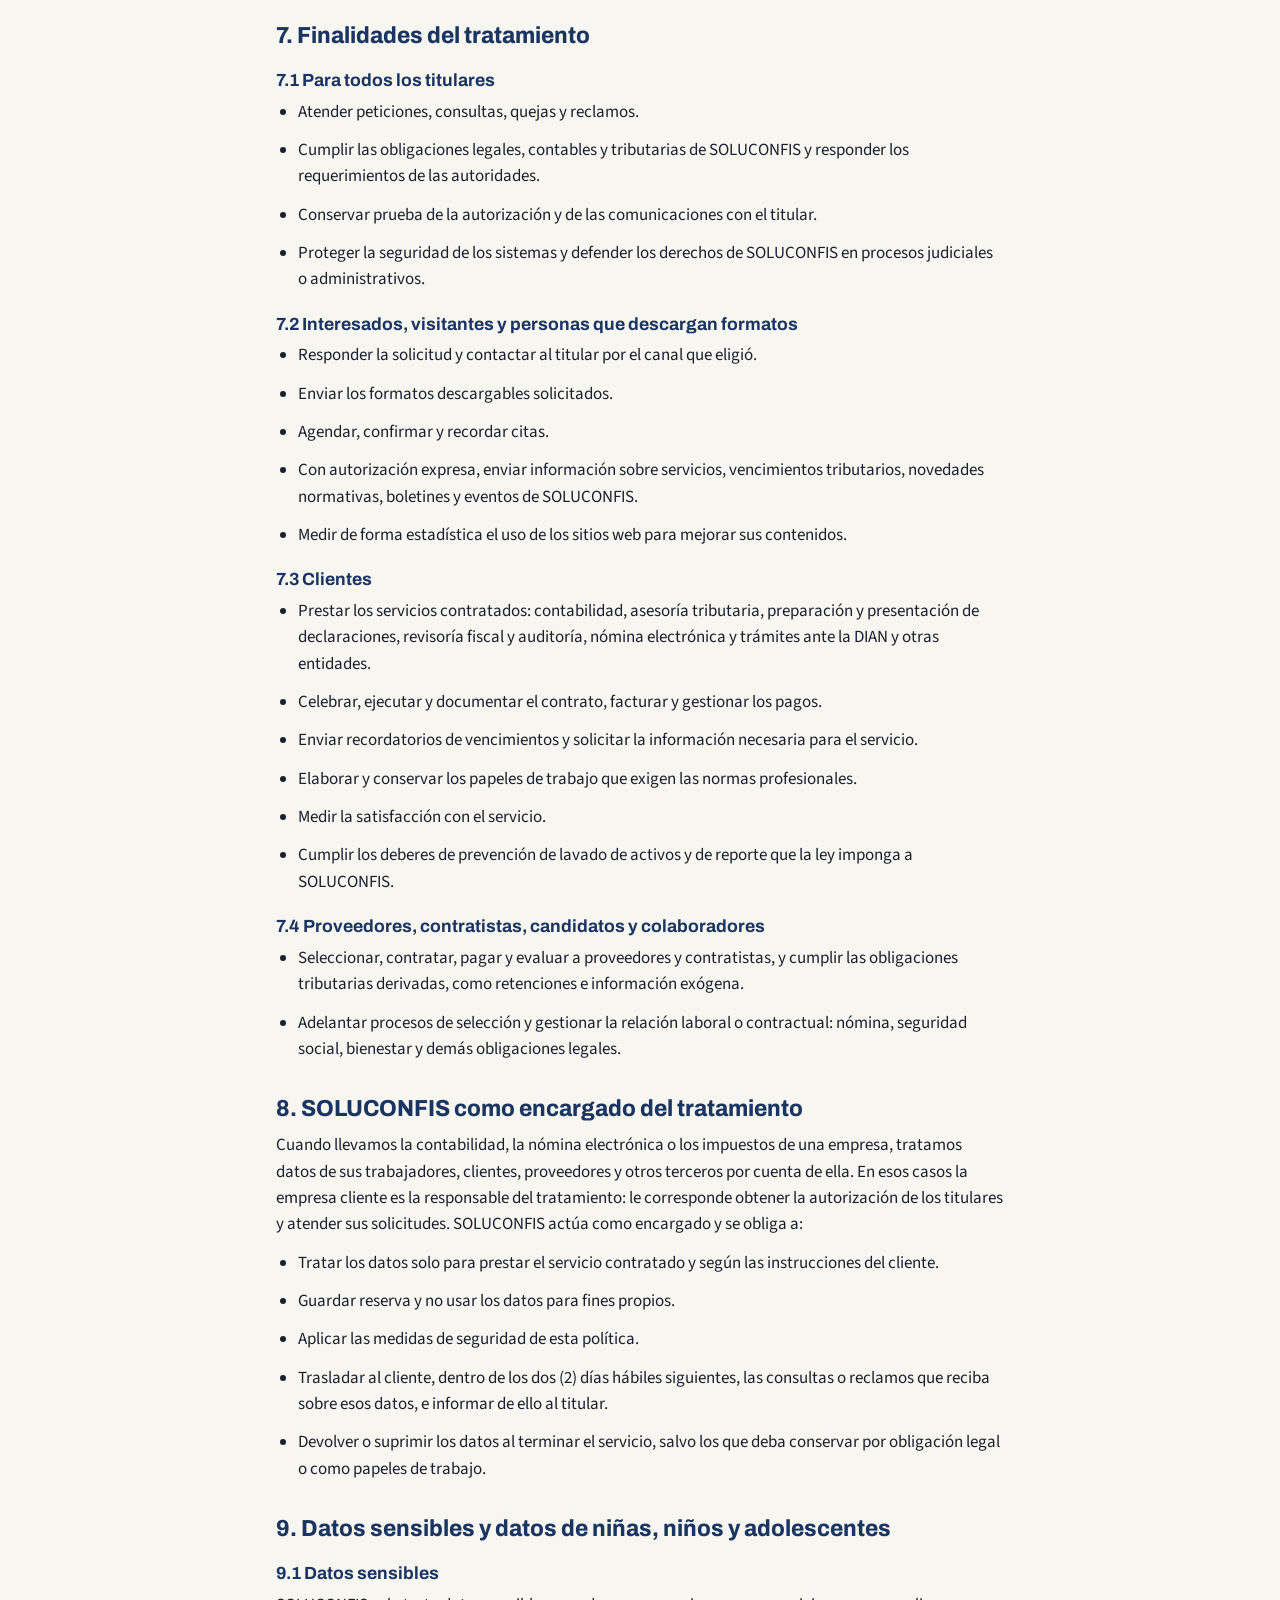
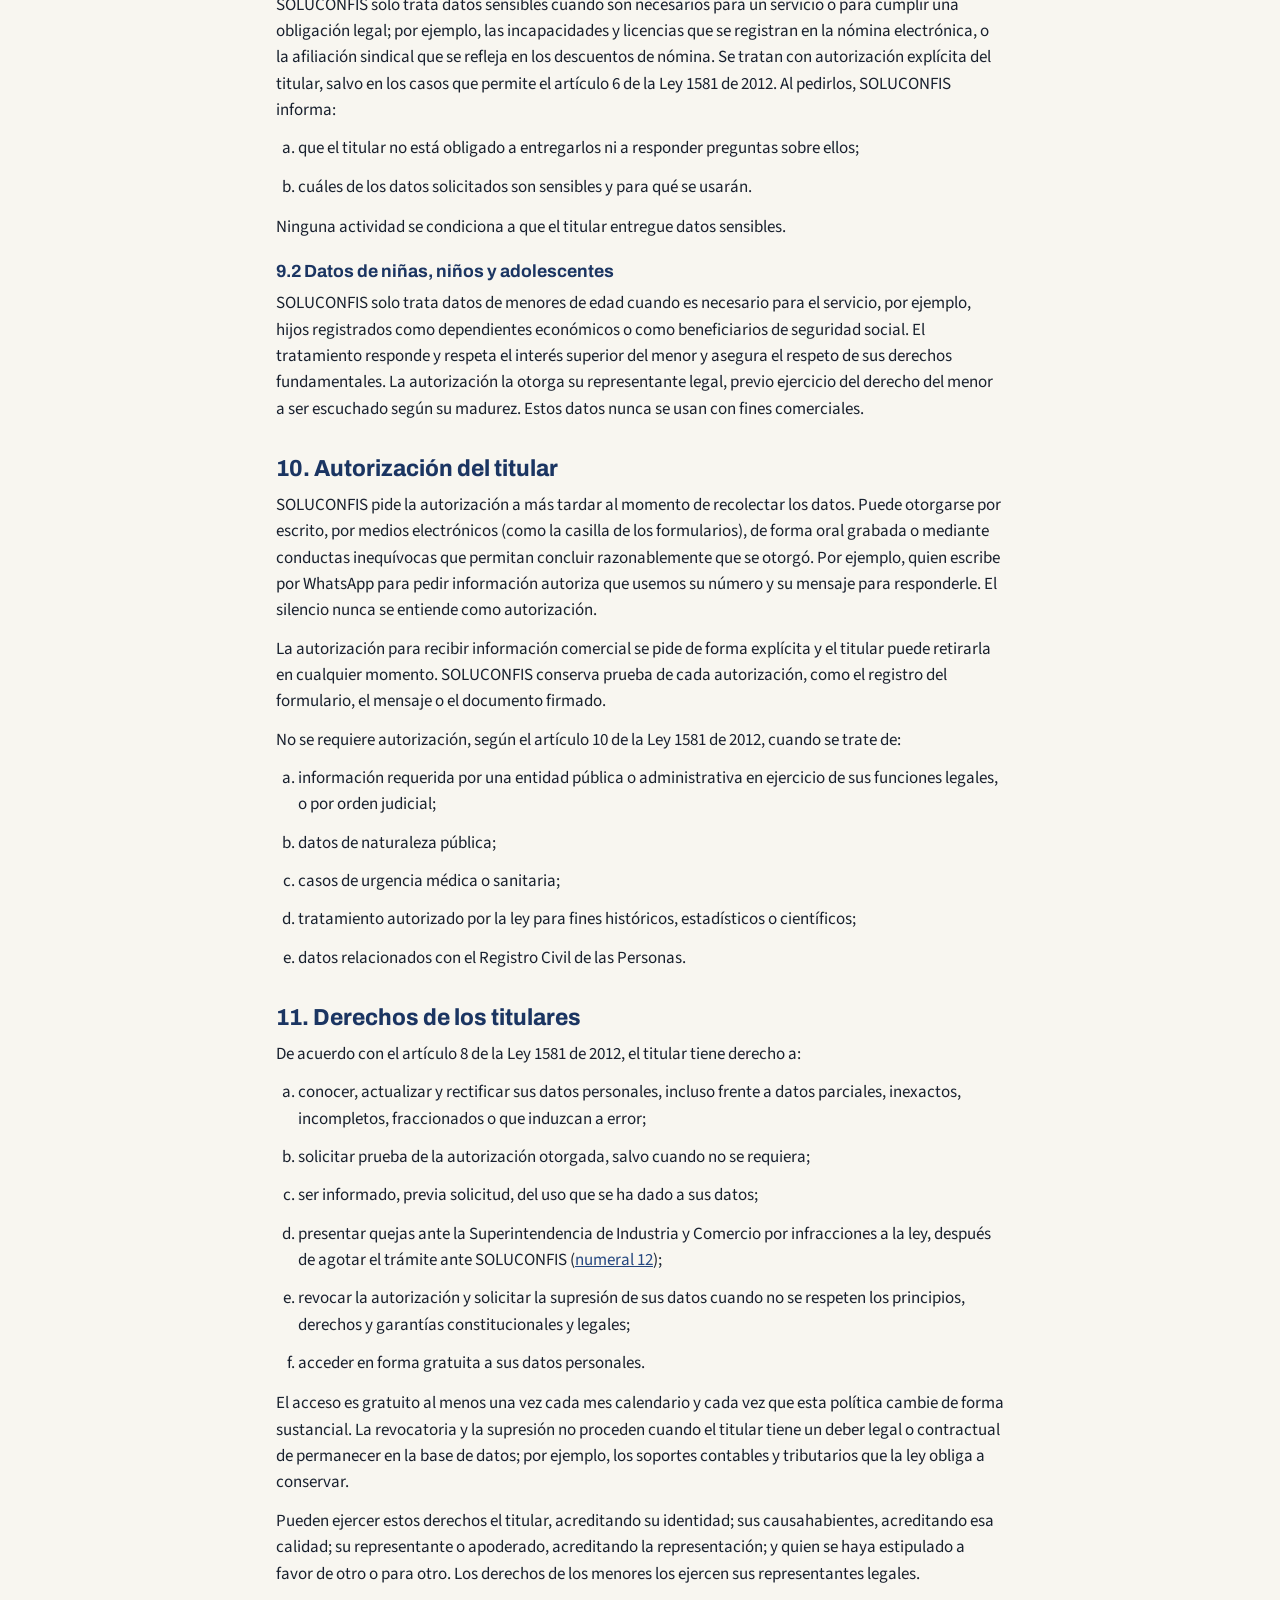
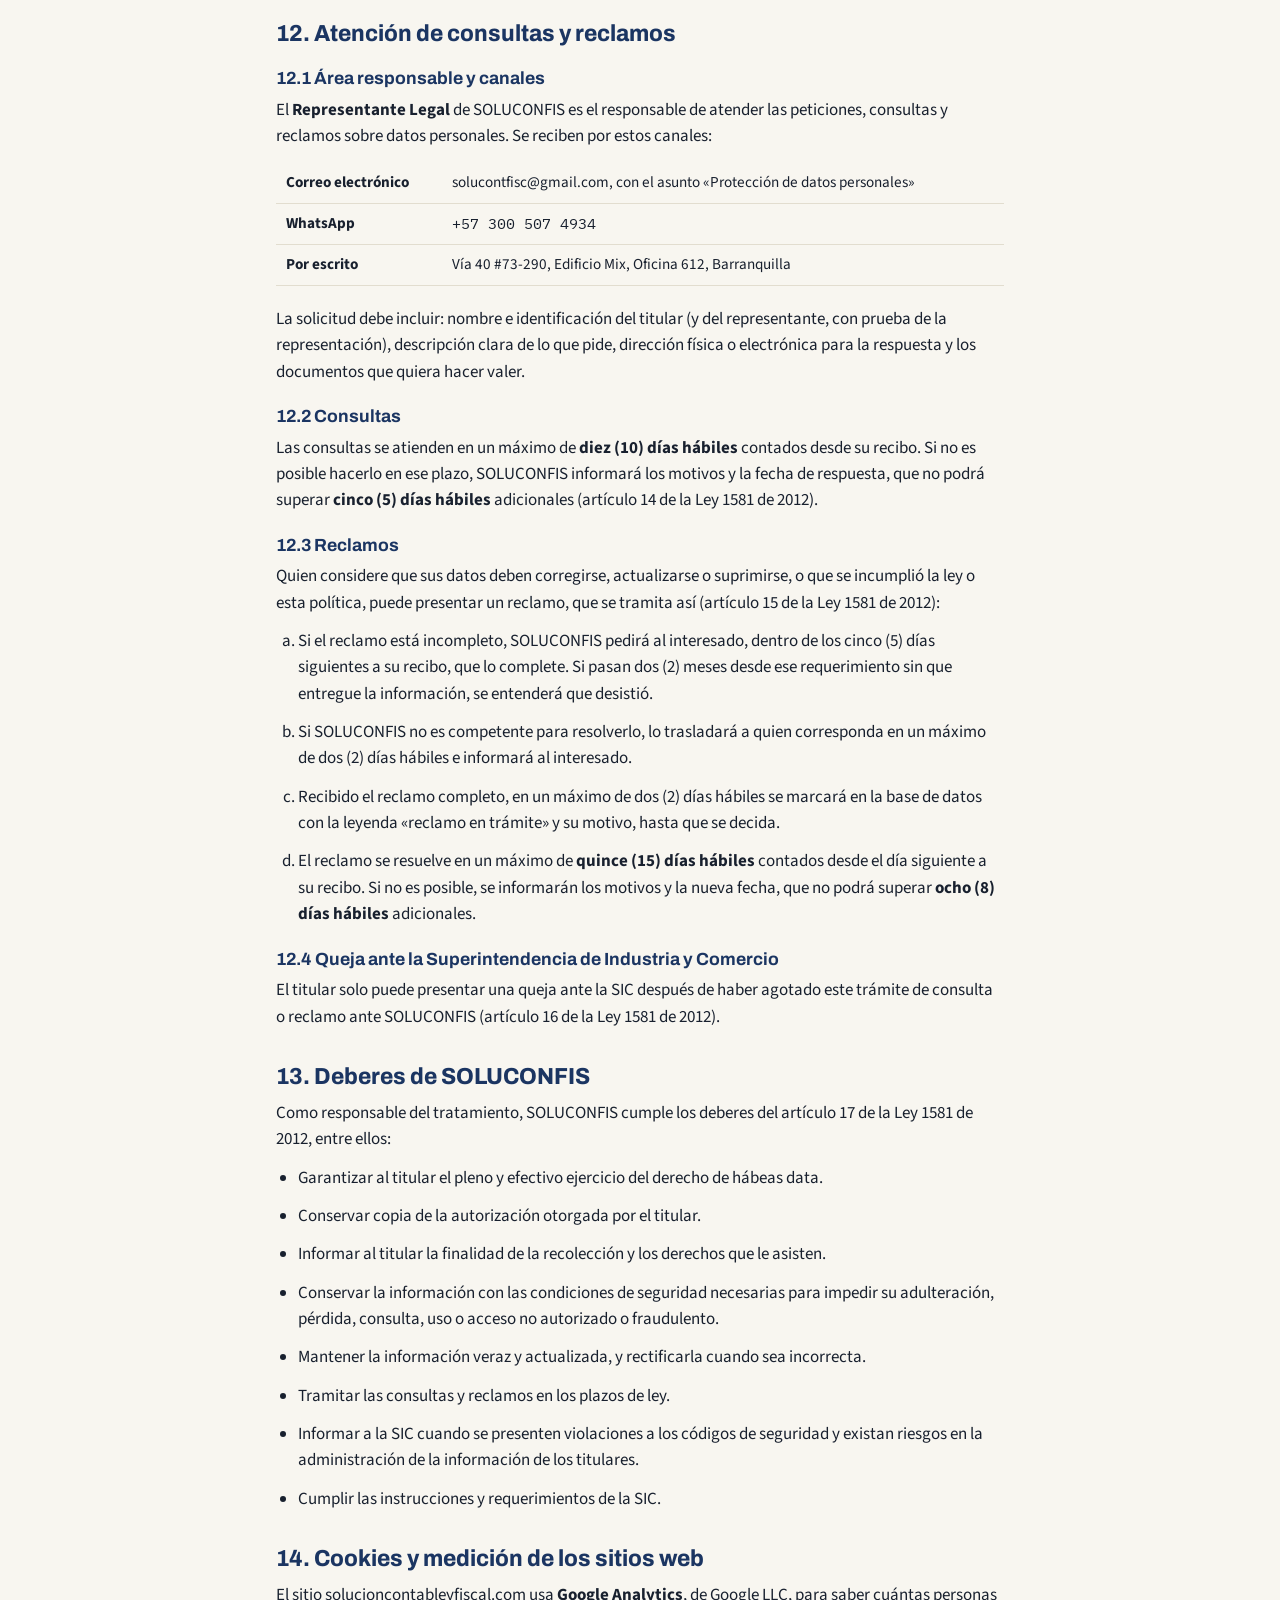
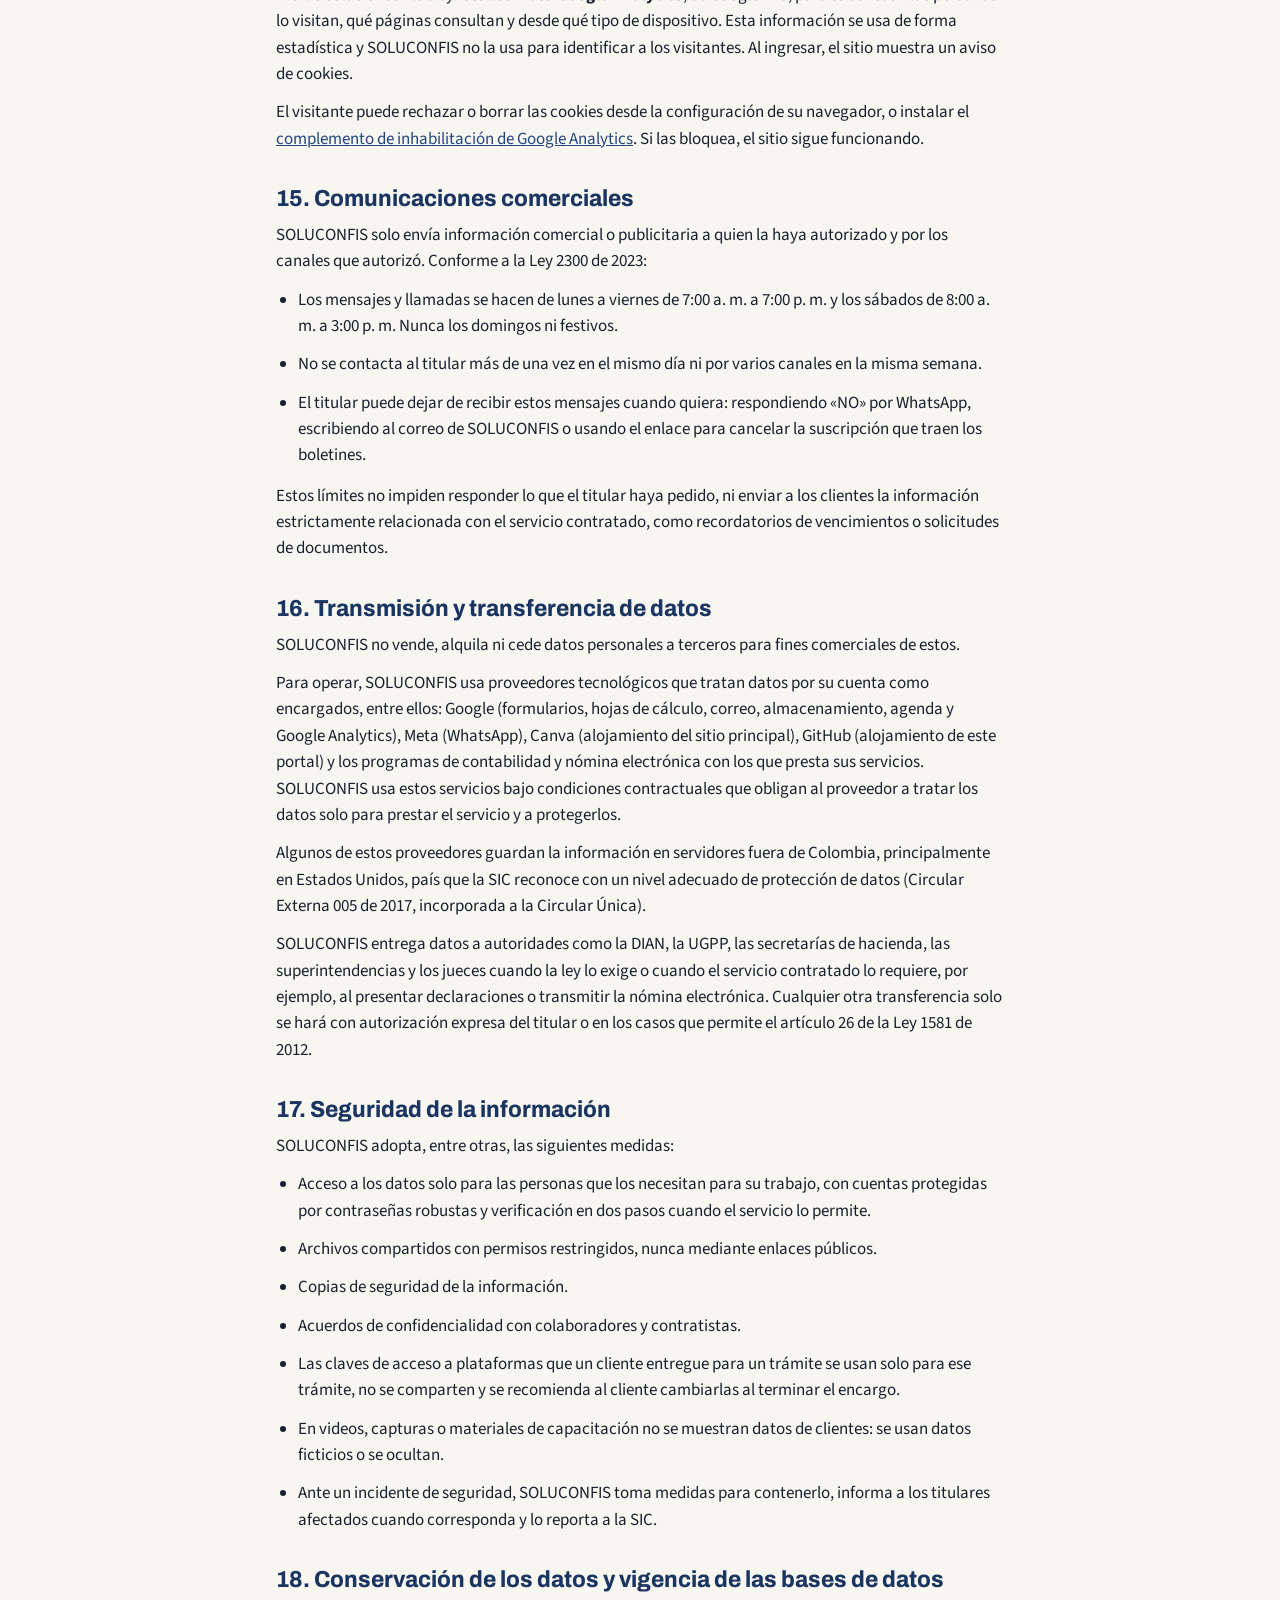
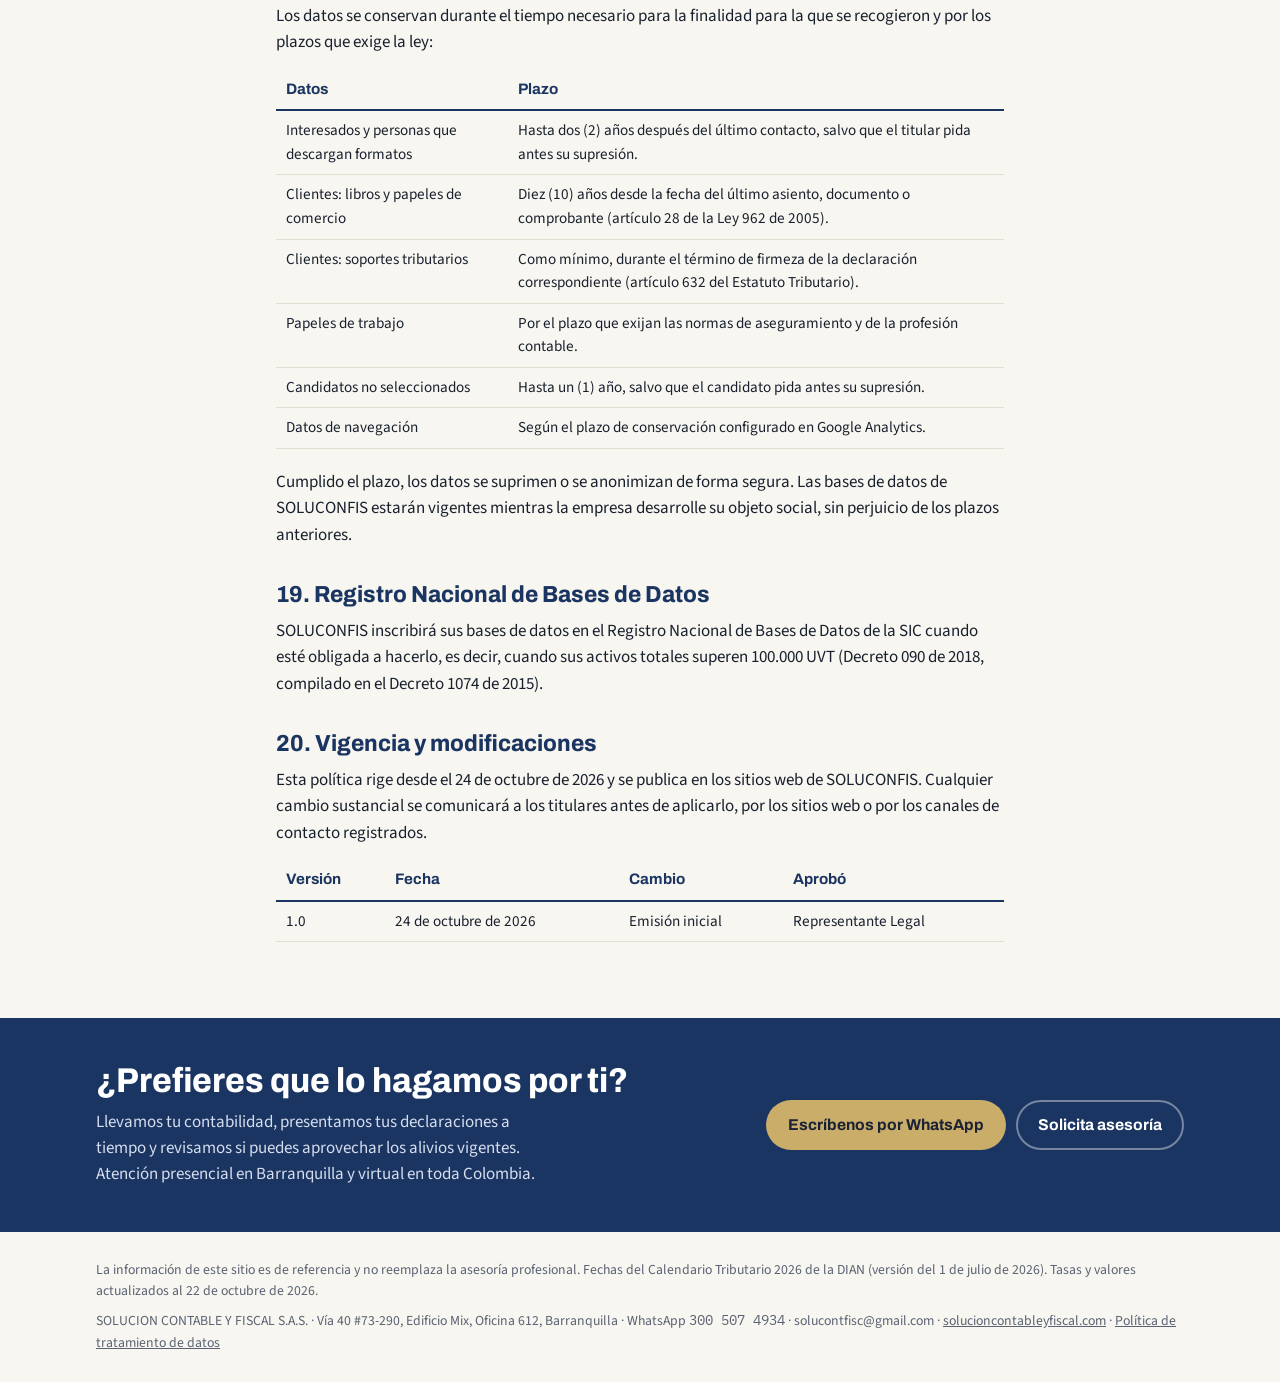
<file: politica-de-datos.html>
<!doctype html>
<html lang="es-CO">
<head>
<meta charset="utf-8">
<meta name="viewport" content="width=device-width, initial-scale=1, viewport-fit=cover">
<title>Política de Tratamiento de Datos Personales | Solución Contable y Fiscal</title>
<meta name="description" content="Política de Tratamiento de Datos Personales de SOLUCION CONTABLE Y FISCAL S.A.S. (Ley 1581 de 2012): qué datos tratamos, para qué, tus derechos y cómo ejercerlos.">
<link rel="canonical" href="https://recursos.solucioncontableyfiscal.com/politica-de-datos.html">
<meta property="og:type" content="website"><meta property="og:title" content="Política de Tratamiento de Datos Personales | Solución Contable y Fiscal"><meta property="og:description" content="Política de Tratamiento de Datos Personales de SOLUCION CONTABLE Y FISCAL S.A.S. (Ley 1581 de 2012): qué datos tratamos, para qué, tus derechos y cómo ejercerlos."><meta property="og:url" content="https://recursos.solucioncontableyfiscal.com/politica-de-datos.html"><meta property="og:image" content="https://recursos.solucioncontableyfiscal.com/assets/logo-512.png"><meta property="og:locale" content="es_CO">
<link rel="icon" href="assets/logo-32.png" sizes="32x32"><link rel="apple-touch-icon" href="assets/logo-192.png">
<link rel="preconnect" href="https://fonts.googleapis.com"><link rel="preconnect" href="https://fonts.gstatic.com" crossorigin><link rel="stylesheet" href="https://fonts.googleapis.com/css2?family=Archivo:wdth,wght@75..125,600..800&family=IBM+Plex+Mono:wght@500;600&family=Source+Sans+3:wght@400;600;700&display=swap">
<link rel="stylesheet" href="assets/site.css?v=1168be2a">

</head>
<body>
<header class="top"><div class="wrap">
  <a class="brand" href="index.html"><img src="assets/logo-96.png" alt="Logo de Solución Contable y Fiscal" width="40" height="40"><span><b>Recursos tributarios</b><small>Solución Contable y Fiscal</small></span></a>
  <nav class="nav" aria-label="Secciones">
    <a href="index.html#calendario">Calendario</a><a href="index.html#calculadoras">Calculadoras</a><a href="index.html#indicadores">Indicadores</a><a href="index.html#articulos">Artículos</a><a href="index.html#formatos">Formatos</a><a href="facturas-masivas-siigo.html">Facturas masivas Siigo</a>
  </nav>
  <a class="btn btn-primary" href="https://calendar.app.google/NaQe5qqNjgy27SrF7" target="_blank" rel="noopener">Agenda tu cita</a>
</div></header>
<main class="article"><div class="wrap">
  <a class="back" href="index.html">← Volver al portal</a>
  <span class="eyebrow" style="margin-top:18px">Protección de datos</span>
  <h1>Política de Tratamiento de Datos Personales</h1>
  <p class="meta">SOLUCION CONTABLE Y FISCAL S.A.S. · NIT <span class="num">902.118.737-1</span> · Versión 1.0 · Vigente desde el 24 de octubre de 2026</p>
  <p>SOLUCION CONTABLE Y FISCAL S.A.S. (en adelante, <b>SOLUCONFIS</b>) adopta esta política para cumplir la Ley Estatutaria 1581 de 2012 y sus decretos reglamentarios, y para garantizar el derecho de toda persona a conocer, actualizar y rectificar la información que se haya recogido sobre ella (artículo 15 de la Constitución Política).</p>
<p>Aplica a los datos personales que recibimos por nuestros sitios web, formularios, agenda de citas, WhatsApp, correo electrónico, redes sociales, atención presencial y en la prestación de nuestros servicios de contabilidad, impuestos, revisoría fiscal y auditoría, y nómina electrónica.</p><nav class="toc" aria-label="Contenido"><b>Contenido</b><ol><li><a href="#responsable">Responsable del tratamiento</a></li><li><a href="#marco-legal">Marco legal</a></li><li><a href="#ambito">Ámbito de aplicación</a></li><li><a href="#definiciones">Definiciones</a></li><li><a href="#principios">Principios</a></li><li><a href="#datos">Datos que tratamos y cómo los obtenemos</a></li><li><a href="#finalidades">Finalidades del tratamiento</a></li><li><a href="#encargado">SOLUCONFIS como encargado del tratamiento</a></li><li><a href="#sensibles">Datos sensibles y datos de niñas, niños y adolescentes</a></li><li><a href="#autorizacion">Autorización del titular</a></li><li><a href="#derechos">Derechos de los titulares</a></li><li><a href="#consultas">Atención de consultas y reclamos</a></li><li><a href="#deberes">Deberes de SOLUCONFIS</a></li><li><a href="#cookies">Cookies y medición de los sitios web</a></li><li><a href="#comunicaciones">Comunicaciones comerciales</a></li><li><a href="#transmision">Transmisión y transferencia de datos</a></li><li><a href="#seguridad">Seguridad de la información</a></li><li><a href="#conservacion">Conservación de los datos y vigencia de las bases de datos</a></li><li><a href="#rnbd">Registro Nacional de Bases de Datos</a></li><li><a href="#vigencia">Vigencia y modificaciones</a></li></ol></nav><section id="responsable"><h2>1. Responsable del tratamiento</h2><div class="tbl"><table><tbody><tr><td><b>Razón social</b></td><td>SOLUCION CONTABLE Y FISCAL S.A.S.</td></tr><tr><td><b>Nombre comercial</b></td><td>Solución Contable y Fiscal (SOLUCONFIS)</td></tr><tr><td><b>NIT</b></td><td><span class="num">902.118.737-1</span></td></tr><tr><td><b>Domicilio</b></td><td>Barranquilla, Atlántico, Colombia</td></tr><tr><td><b>Dirección</b></td><td>Vía 40 #73-290, Edificio Mix, Oficina 612, Barranquilla</td></tr><tr><td><b>Correo electrónico</b></td><td>solucontfisc@gmail.com</td></tr><tr><td><b>Teléfono y WhatsApp</b></td><td><span class="num">+57 300 507 4934</span></td></tr><tr><td><b>Sitios web</b></td><td>solucioncontableyfiscal.com y recursos.solucioncontableyfiscal.com</td></tr></tbody></table></div></section><section id="marco-legal"><h2>2. Marco legal</h2><ul>
<li>Constitución Política, artículos 15 y 20.</li>
<li>Ley Estatutaria 1581 de 2012, régimen general de protección de datos personales.</li>
<li>Decreto 1377 de 2013 y Decreto 886 de 2014, compilados en el Decreto Único Reglamentario 1074 de 2015 (Libro 2, Parte 2, Título 2, capítulos 25 y 26).</li>
<li>Circular Única de la Superintendencia de Industria y Comercio (SIC), Título V.</li>
<li>Ley 2300 de 2023, sobre canales, horarios y periodicidad de los contactos comerciales y publicitarios.</li>
<li>Ley 43 de 1990, sobre la reserva profesional del contador público.</li>
<li>Ley 527 de 1999, sobre la validez de los mensajes de datos, que permite otorgar la autorización por medios electrónicos.</li>
</ul></section><section id="ambito"><h2>3. Ámbito de aplicación</h2><p>Esta política aplica a todas las bases de datos y archivos, físicos o digitales, que contengan datos personales y que SOLUCONFIS trate como responsable. También aplica, en lo que no contradiga las instrucciones del cliente, a los datos que SOLUCONFIS trate como encargado por cuenta de sus clientes (numeral 8).</p>
<p>Es de obligatorio cumplimiento para los socios, empleados, contratistas y demás personas que traten datos por cuenta de SOLUCONFIS. No aplica a la información de personas jurídicas, salvo los datos de sus representantes, socios, empleados y contactos, que sí son datos personales.</p></section><section id="definiciones"><h2>4. Definiciones</h2><p>Para efectos de esta política se usan las definiciones de la Ley 1581 de 2012 y del Decreto 1377 de 2013:</p><div class="tbl"><table><thead><tr><th>Término</th><th>Significado</th></tr></thead><tbody><tr><td>Autorización</td><td>Consentimiento previo, expreso e informado del titular para que se traten sus datos personales.</td></tr><tr><td>Aviso de privacidad</td><td>Comunicación verbal o escrita que informa al titular que existe esta política, cómo acceder a ella y para qué se usarán sus datos.</td></tr><tr><td>Base de datos</td><td>Conjunto organizado de datos personales que es objeto de tratamiento.</td></tr><tr><td>Dato personal</td><td>Cualquier información vinculada o que pueda asociarse a una o varias personas naturales determinadas o determinables.</td></tr><tr><td>Dato público</td><td>El que no es semiprivado, privado ni sensible; por ejemplo, el estado civil, la profesión u oficio, la calidad de comerciante y los datos contenidos en registros públicos.</td></tr><tr><td>Dato semiprivado</td><td>El que no es íntimo, reservado ni público y cuyo conocimiento interesa a su titular y a cierto sector o grupo, como los datos financieros y crediticios.</td></tr><tr><td>Dato privado</td><td>El que por su naturaleza íntima o reservada solo es relevante para su titular.</td></tr><tr><td>Dato sensible</td><td>El que afecta la intimidad del titular o cuyo uso indebido puede generar discriminación, como el origen racial o étnico, la orientación política, las convicciones religiosas o filosóficas, la afiliación sindical, los datos de salud, de vida sexual y los biométricos.</td></tr><tr><td>Encargado del tratamiento</td><td>Persona que trata datos personales por cuenta del responsable.</td></tr><tr><td>Responsable del tratamiento</td><td>Persona que decide sobre la base de datos y sobre el tratamiento de los datos.</td></tr><tr><td>Titular</td><td>Persona natural cuyos datos personales son objeto de tratamiento.</td></tr><tr><td>Tratamiento</td><td>Cualquier operación sobre datos personales, como recolectarlos, almacenarlos, usarlos, hacerlos circular o suprimirlos.</td></tr><tr><td>Transferencia</td><td>Envío de datos personales a un receptor, dentro o fuera del país, que a su vez es responsable del tratamiento.</td></tr><tr><td>Transmisión</td><td>Comunicación de datos personales, dentro o fuera del país, para que un encargado los trate por cuenta del responsable.</td></tr><tr><td>Cookies</td><td>Pequeños archivos que un sitio web guarda en el navegador del visitante para recordar información sobre su visita.</td></tr></tbody></table></div></section><section id="principios"><h2>5. Principios</h2><p>SOLUCONFIS aplica los principios del artículo 4 de la Ley 1581 de 2012:</p>
<ul>
<li><b>Legalidad:</b> el tratamiento se sujeta a lo que dispone la ley.</li>
<li><b>Finalidad:</b> los datos se tratan para fines legítimos que se informan al titular.</li>
<li><b>Libertad:</b> el tratamiento solo se realiza con el consentimiento previo, expreso e informado del titular, salvo mandato legal o judicial.</li>
<li><b>Veracidad o calidad:</b> la información debe ser veraz, completa, exacta, actualizada, comprobable y comprensible.</li>
<li><b>Transparencia:</b> el titular puede obtener información sobre sus datos en cualquier momento y sin restricciones.</li>
<li><b>Acceso y circulación restringida:</b> los datos solo los conocen las personas autorizadas y no se publican en internet, salvo que sean públicos o el acceso pueda controlarse.</li>
<li><b>Seguridad:</b> los datos se protegen con medidas técnicas, humanas y administrativas.</li>
<li><b>Confidencialidad:</b> quienes intervienen en el tratamiento guardan reserva, incluso después de terminada su relación con SOLUCONFIS. Este deber se suma a la reserva profesional del contador público (Ley 43 de 1990).</li>
</ul></section><section id="datos"><h2>6. Datos que tratamos y cómo los obtenemos</h2><div class="tbl stack"><table><thead><tr><th>Titulares</th><th>Datos</th><th>Cómo los obtenemos</th></tr></thead><tbody><tr><td data-label="Titulares">Visitantes de los sitios web</td><td data-label="Datos">Datos de navegación: páginas visitadas, duración de la visita, tipo de dispositivo y navegador, ubicación aproximada y origen de la visita.</td><td data-label="Cómo los obtenemos">Cookies de Google Analytics en solucioncontableyfiscal.com (<a href="#cookies">numeral 14</a>).</td></tr><tr><td data-label="Titulares">Interesados en nuestros servicios</td><td data-label="Datos">Nombre completo, celular o WhatsApp, correo electrónico, ciudad, si es persona natural o empresa, servicio que necesita, modalidad de atención preferida y descripción de la solicitud.</td><td data-label="Cómo los obtenemos">Formulario «Solicita tu asesoría», WhatsApp, correo, redes sociales, llamadas y atención presencial.</td></tr><tr><td data-label="Titulares">Personas que descargan formatos</td><td data-label="Datos">Nombre completo, celular o WhatsApp, correo electrónico (opcional) y perfil (persona natural, empresa o emprendedor, contador o auxiliar contable).</td><td data-label="Cómo los obtenemos">Formulario de descargas de este portal.</td></tr><tr><td data-label="Titulares">Personas que agendan citas</td><td data-label="Datos">Nombre, correo electrónico, fecha y hora de la cita y la información que agreguen al reservar.</td><td data-label="Cómo los obtenemos">Agenda de citas en línea (Google Calendar).</td></tr><tr><td data-label="Titulares">Clientes personas naturales, y representantes, socios y contactos de clientes empresas</td><td data-label="Datos">Identificación (tipo y número de documento, NIT, RUT), datos de contacto e información tributaria, contable, financiera y patrimonial: ingresos, bienes, deudas, cuentas, declaraciones, facturas electrónicas, certificados y extractos. Datos de dependientes económicos cuando se necesitan para depurar la renta o la retención.</td><td data-label="Cómo los obtenemos">Directamente del cliente, de los documentos que entrega y de las plataformas de las autoridades a las que el cliente nos da acceso.</td></tr><tr><td data-label="Titulares">Trabajadores, contratistas y beneficiarios de nuestros clientes</td><td data-label="Datos">Identificación, datos laborales y salariales, afiliaciones a seguridad social, novedades de nómina (incapacidades, licencias, vacaciones), datos bancarios para el pago y beneficiarios.</td><td data-label="Cómo los obtenemos">Los entrega el cliente empleador, que es el responsable de esos datos (<a href="#encargado">numeral 8</a>).</td></tr><tr><td data-label="Titulares">Proveedores y contratistas de SOLUCONFIS</td><td data-label="Datos">Identificación, RUT, datos de contacto, datos bancarios y documentos del contrato.</td><td data-label="Cómo los obtenemos">Directamente del proveedor o contratista.</td></tr><tr><td data-label="Titulares">Candidatos y colaboradores de SOLUCONFIS</td><td data-label="Datos">Hoja de vida, formación, experiencia, referencias, afiliaciones a seguridad social y los demás datos que exige la ley laboral.</td><td data-label="Cómo los obtenemos">Directamente del candidato o colaborador.</td></tr></tbody></table></div><p><b>Calendario tributario por NIT.</b> La herramienta de este portal solo usa los dos últimos dígitos del NIT y hace el cálculo en el navegador del visitante. SOLUCONFIS no recibe ni guarda ese dato.</p></section><section id="finalidades"><h2>7. Finalidades del tratamiento</h2><h3>7.1 Para todos los titulares</h3>
<ul>
<li>Atender peticiones, consultas, quejas y reclamos.</li>
<li>Cumplir las obligaciones legales, contables y tributarias de SOLUCONFIS y responder los requerimientos de las autoridades.</li>
<li>Conservar prueba de la autorización y de las comunicaciones con el titular.</li>
<li>Proteger la seguridad de los sistemas y defender los derechos de SOLUCONFIS en procesos judiciales o administrativos.</li>
</ul>
<h3>7.2 Interesados, visitantes y personas que descargan formatos</h3>
<ul>
<li>Responder la solicitud y contactar al titular por el canal que eligió.</li>
<li>Enviar los formatos descargables solicitados.</li>
<li>Agendar, confirmar y recordar citas.</li>
<li>Con autorización expresa, enviar información sobre servicios, vencimientos tributarios, novedades normativas, boletines y eventos de SOLUCONFIS.</li>
<li>Medir de forma estadística el uso de los sitios web para mejorar sus contenidos.</li>
</ul>
<h3>7.3 Clientes</h3>
<ul>
<li>Prestar los servicios contratados: contabilidad, asesoría tributaria, preparación y presentación de declaraciones, revisoría fiscal y auditoría, nómina electrónica y trámites ante la DIAN y otras entidades.</li>
<li>Celebrar, ejecutar y documentar el contrato, facturar y gestionar los pagos.</li>
<li>Enviar recordatorios de vencimientos y solicitar la información necesaria para el servicio.</li>
<li>Elaborar y conservar los papeles de trabajo que exigen las normas profesionales.</li>
<li>Medir la satisfacción con el servicio.</li>
<li>Cumplir los deberes de prevención de lavado de activos y de reporte que la ley imponga a SOLUCONFIS.</li>
</ul>
<h3>7.4 Proveedores, contratistas, candidatos y colaboradores</h3>
<ul>
<li>Seleccionar, contratar, pagar y evaluar a proveedores y contratistas, y cumplir las obligaciones tributarias derivadas, como retenciones e información exógena.</li>
<li>Adelantar procesos de selección y gestionar la relación laboral o contractual: nómina, seguridad social, bienestar y demás obligaciones legales.</li>
</ul></section><section id="encargado"><h2>8. SOLUCONFIS como encargado del tratamiento</h2><p>Cuando llevamos la contabilidad, la nómina electrónica o los impuestos de una empresa, tratamos datos de sus trabajadores, clientes, proveedores y otros terceros por cuenta de ella. En esos casos la empresa cliente es la responsable del tratamiento: le corresponde obtener la autorización de los titulares y atender sus solicitudes. SOLUCONFIS actúa como encargado y se obliga a:</p>
<ul>
<li>Tratar los datos solo para prestar el servicio contratado y según las instrucciones del cliente.</li>
<li>Guardar reserva y no usar los datos para fines propios.</li>
<li>Aplicar las medidas de seguridad de esta política.</li>
<li>Trasladar al cliente, dentro de los dos (2) días hábiles siguientes, las consultas o reclamos que reciba sobre esos datos, e informar de ello al titular.</li>
<li>Devolver o suprimir los datos al terminar el servicio, salvo los que deba conservar por obligación legal o como papeles de trabajo.</li>
</ul></section><section id="sensibles"><h2>9. Datos sensibles y datos de niñas, niños y adolescentes</h2><h3>9.1 Datos sensibles</h3>
<p>SOLUCONFIS solo trata datos sensibles cuando son necesarios para un servicio o para cumplir una obligación legal; por ejemplo, las incapacidades y licencias que se registran en la nómina electrónica, o la afiliación sindical que se refleja en los descuentos de nómina. Se tratan con autorización explícita del titular, salvo en los casos que permite el artículo 6 de la Ley 1581 de 2012. Al pedirlos, SOLUCONFIS informa:</p>
<ol type="a">
<li>que el titular no está obligado a entregarlos ni a responder preguntas sobre ellos;</li>
<li>cuáles de los datos solicitados son sensibles y para qué se usarán.</li>
</ol>
<p>Ninguna actividad se condiciona a que el titular entregue datos sensibles.</p>
<h3>9.2 Datos de niñas, niños y adolescentes</h3>
<p>SOLUCONFIS solo trata datos de menores de edad cuando es necesario para el servicio, por ejemplo, hijos registrados como dependientes económicos o como beneficiarios de seguridad social. El tratamiento responde y respeta el interés superior del menor y asegura el respeto de sus derechos fundamentales. La autorización la otorga su representante legal, previo ejercicio del derecho del menor a ser escuchado según su madurez. Estos datos nunca se usan con fines comerciales.</p></section><section id="autorizacion"><h2>10. Autorización del titular</h2><p>SOLUCONFIS pide la autorización a más tardar al momento de recolectar los datos. Puede otorgarse por escrito, por medios electrónicos (como la casilla de los formularios), de forma oral grabada o mediante conductas inequívocas que permitan concluir razonablemente que se otorgó. Por ejemplo, quien escribe por WhatsApp para pedir información autoriza que usemos su número y su mensaje para responderle. El silencio nunca se entiende como autorización.</p>
<p>La autorización para recibir información comercial se pide de forma explícita y el titular puede retirarla en cualquier momento. SOLUCONFIS conserva prueba de cada autorización, como el registro del formulario, el mensaje o el documento firmado.</p>
<p>No se requiere autorización, según el artículo 10 de la Ley 1581 de 2012, cuando se trate de:</p>
<ol type="a">
<li>información requerida por una entidad pública o administrativa en ejercicio de sus funciones legales, o por orden judicial;</li>
<li>datos de naturaleza pública;</li>
<li>casos de urgencia médica o sanitaria;</li>
<li>tratamiento autorizado por la ley para fines históricos, estadísticos o científicos;</li>
<li>datos relacionados con el Registro Civil de las Personas.</li>
</ol></section><section id="derechos"><h2>11. Derechos de los titulares</h2><p>De acuerdo con el artículo 8 de la Ley 1581 de 2012, el titular tiene derecho a:</p>
<ol type="a">
<li>conocer, actualizar y rectificar sus datos personales, incluso frente a datos parciales, inexactos, incompletos, fraccionados o que induzcan a error;</li>
<li>solicitar prueba de la autorización otorgada, salvo cuando no se requiera;</li>
<li>ser informado, previa solicitud, del uso que se ha dado a sus datos;</li>
<li>presentar quejas ante la Superintendencia de Industria y Comercio por infracciones a la ley, después de agotar el trámite ante SOLUCONFIS (<a href="#consultas">numeral 12</a>);</li>
<li>revocar la autorización y solicitar la supresión de sus datos cuando no se respeten los principios, derechos y garantías constitucionales y legales;</li>
<li>acceder en forma gratuita a sus datos personales.</li>
</ol>
<p>El acceso es gratuito al menos una vez cada mes calendario y cada vez que esta política cambie de forma sustancial. La revocatoria y la supresión no proceden cuando el titular tiene un deber legal o contractual de permanecer en la base de datos; por ejemplo, los soportes contables y tributarios que la ley obliga a conservar.</p>
<p>Pueden ejercer estos derechos el titular, acreditando su identidad; sus causahabientes, acreditando esa calidad; su representante o apoderado, acreditando la representación; y quien se haya estipulado a favor de otro o para otro. Los derechos de los menores los ejercen sus representantes legales.</p></section><section id="consultas"><h2>12. Atención de consultas y reclamos</h2><h3>12.1 Área responsable y canales</h3>
<p>El <b>Representante Legal</b> de SOLUCONFIS es el responsable de atender las peticiones, consultas y reclamos sobre datos personales. Se reciben por estos canales:</p>
<div class="tbl"><table><tbody><tr><td><b>Correo electrónico</b></td><td>solucontfisc@gmail.com, con el asunto «Protección de datos personales»</td></tr><tr><td><b>WhatsApp</b></td><td><span class="num">+57 300 507 4934</span></td></tr><tr><td><b>Por escrito</b></td><td>Vía 40 #73-290, Edificio Mix, Oficina 612, Barranquilla</td></tr></tbody></table></div>
<p>La solicitud debe incluir: nombre e identificación del titular (y del representante, con prueba de la representación), descripción clara de lo que pide, dirección física o electrónica para la respuesta y los documentos que quiera hacer valer.</p>
<h3>12.2 Consultas</h3>
<p>Las consultas se atienden en un máximo de <b>diez (10) días hábiles</b> contados desde su recibo. Si no es posible hacerlo en ese plazo, SOLUCONFIS informará los motivos y la fecha de respuesta, que no podrá superar <b>cinco (5) días hábiles</b> adicionales (artículo 14 de la Ley 1581 de 2012).</p>
<h3>12.3 Reclamos</h3>
<p>Quien considere que sus datos deben corregirse, actualizarse o suprimirse, o que se incumplió la ley o esta política, puede presentar un reclamo, que se tramita así (artículo 15 de la Ley 1581 de 2012):</p>
<ol type="a">
<li>Si el reclamo está incompleto, SOLUCONFIS pedirá al interesado, dentro de los cinco (5) días siguientes a su recibo, que lo complete. Si pasan dos (2) meses desde ese requerimiento sin que entregue la información, se entenderá que desistió.</li>
<li>Si SOLUCONFIS no es competente para resolverlo, lo trasladará a quien corresponda en un máximo de dos (2) días hábiles e informará al interesado.</li>
<li>Recibido el reclamo completo, en un máximo de dos (2) días hábiles se marcará en la base de datos con la leyenda «reclamo en trámite» y su motivo, hasta que se decida.</li>
<li>El reclamo se resuelve en un máximo de <b>quince (15) días hábiles</b> contados desde el día siguiente a su recibo. Si no es posible, se informarán los motivos y la nueva fecha, que no podrá superar <b>ocho (8) días hábiles</b> adicionales.</li>
</ol>
<h3>12.4 Queja ante la Superintendencia de Industria y Comercio</h3>
<p>El titular solo puede presentar una queja ante la SIC después de haber agotado este trámite de consulta o reclamo ante SOLUCONFIS (artículo 16 de la Ley 1581 de 2012).</p></section><section id="deberes"><h2>13. Deberes de SOLUCONFIS</h2><p>Como responsable del tratamiento, SOLUCONFIS cumple los deberes del artículo 17 de la Ley 1581 de 2012, entre ellos:</p>
<ul>
<li>Garantizar al titular el pleno y efectivo ejercicio del derecho de hábeas data.</li>
<li>Conservar copia de la autorización otorgada por el titular.</li>
<li>Informar al titular la finalidad de la recolección y los derechos que le asisten.</li>
<li>Conservar la información con las condiciones de seguridad necesarias para impedir su adulteración, pérdida, consulta, uso o acceso no autorizado o fraudulento.</li>
<li>Mantener la información veraz y actualizada, y rectificarla cuando sea incorrecta.</li>
<li>Tramitar las consultas y reclamos en los plazos de ley.</li>
<li>Informar a la SIC cuando se presenten violaciones a los códigos de seguridad y existan riesgos en la administración de la información de los titulares.</li>
<li>Cumplir las instrucciones y requerimientos de la SIC.</li>
</ul></section><section id="cookies"><h2>14. Cookies y medición de los sitios web</h2><p>El sitio solucioncontableyfiscal.com usa <b>Google Analytics</b>, de Google LLC, para saber cuántas personas lo visitan, qué páginas consultan y desde qué tipo de dispositivo. Esta información se usa de forma estadística y SOLUCONFIS no la usa para identificar a los visitantes. Al ingresar, el sitio muestra un aviso de cookies.</p>
<p>El visitante puede rechazar o borrar las cookies desde la configuración de su navegador, o instalar el <a href="https://tools.google.com/dlpage/gaoptout" target="_blank" rel="noopener">complemento de inhabilitación de Google Analytics</a>. Si las bloquea, el sitio sigue funcionando.</p></section><section id="comunicaciones"><h2>15. Comunicaciones comerciales</h2><p>SOLUCONFIS solo envía información comercial o publicitaria a quien la haya autorizado y por los canales que autorizó. Conforme a la Ley 2300 de 2023:</p>
<ul>
<li>Los mensajes y llamadas se hacen de lunes a viernes de 7:00 a. m. a 7:00 p. m. y los sábados de 8:00 a. m. a 3:00 p. m. Nunca los domingos ni festivos.</li>
<li>No se contacta al titular más de una vez en el mismo día ni por varios canales en la misma semana.</li>
<li>El titular puede dejar de recibir estos mensajes cuando quiera: respondiendo «NO» por WhatsApp, escribiendo al correo de SOLUCONFIS o usando el enlace para cancelar la suscripción que traen los boletines.</li>
</ul>
<p>Estos límites no impiden responder lo que el titular haya pedido, ni enviar a los clientes la información estrictamente relacionada con el servicio contratado, como recordatorios de vencimientos o solicitudes de documentos.</p></section><section id="transmision"><h2>16. Transmisión y transferencia de datos</h2><p>SOLUCONFIS no vende, alquila ni cede datos personales a terceros para fines comerciales de estos.</p>
<p>Para operar, SOLUCONFIS usa proveedores tecnológicos que tratan datos por su cuenta como encargados, entre ellos: Google (formularios, hojas de cálculo, correo, almacenamiento, agenda y Google Analytics), Meta (WhatsApp), Canva (alojamiento del sitio principal), GitHub (alojamiento de este portal) y los programas de contabilidad y nómina electrónica con los que presta sus servicios. SOLUCONFIS usa estos servicios bajo condiciones contractuales que obligan al proveedor a tratar los datos solo para prestar el servicio y a protegerlos.</p>
<p>Algunos de estos proveedores guardan la información en servidores fuera de Colombia, principalmente en Estados Unidos, país que la SIC reconoce con un nivel adecuado de protección de datos (Circular Externa 005 de 2017, incorporada a la Circular Única).</p>
<p>SOLUCONFIS entrega datos a autoridades como la DIAN, la UGPP, las secretarías de hacienda, las superintendencias y los jueces cuando la ley lo exige o cuando el servicio contratado lo requiere, por ejemplo, al presentar declaraciones o transmitir la nómina electrónica. Cualquier otra transferencia solo se hará con autorización expresa del titular o en los casos que permite el artículo 26 de la Ley 1581 de 2012.</p></section><section id="seguridad"><h2>17. Seguridad de la información</h2><p>SOLUCONFIS adopta, entre otras, las siguientes medidas:</p>
<ul>
<li>Acceso a los datos solo para las personas que los necesitan para su trabajo, con cuentas protegidas por contraseñas robustas y verificación en dos pasos cuando el servicio lo permite.</li>
<li>Archivos compartidos con permisos restringidos, nunca mediante enlaces públicos.</li>
<li>Copias de seguridad de la información.</li>
<li>Acuerdos de confidencialidad con colaboradores y contratistas.</li>
<li>Las claves de acceso a plataformas que un cliente entregue para un trámite se usan solo para ese trámite, no se comparten y se recomienda al cliente cambiarlas al terminar el encargo.</li>
<li>En videos, capturas o materiales de capacitación no se muestran datos de clientes: se usan datos ficticios o se ocultan.</li>
<li>Ante un incidente de seguridad, SOLUCONFIS toma medidas para contenerlo, informa a los titulares afectados cuando corresponda y lo reporta a la SIC.</li>
</ul></section><section id="conservacion"><h2>18. Conservación de los datos y vigencia de las bases de datos</h2><p>Los datos se conservan durante el tiempo necesario para la finalidad para la que se recogieron y por los plazos que exige la ley:</p><div class="tbl"><table><thead><tr><th>Datos</th><th>Plazo</th></tr></thead><tbody><tr><td>Interesados y personas que descargan formatos</td><td>Hasta dos (2) años después del último contacto, salvo que el titular pida antes su supresión.</td></tr><tr><td>Clientes: libros y papeles de comercio</td><td>Diez (10) años desde la fecha del último asiento, documento o comprobante (artículo 28 de la Ley 962 de 2005).</td></tr><tr><td>Clientes: soportes tributarios</td><td>Como mínimo, durante el término de firmeza de la declaración correspondiente (artículo 632 del Estatuto Tributario).</td></tr><tr><td>Papeles de trabajo</td><td>Por el plazo que exijan las normas de aseguramiento y de la profesión contable.</td></tr><tr><td>Candidatos no seleccionados</td><td>Hasta un (1) año, salvo que el candidato pida antes su supresión.</td></tr><tr><td>Datos de navegación</td><td>Según el plazo de conservación configurado en Google Analytics.</td></tr></tbody></table></div><p>Cumplido el plazo, los datos se suprimen o se anonimizan de forma segura. Las bases de datos de SOLUCONFIS estarán vigentes mientras la empresa desarrolle su objeto social, sin perjuicio de los plazos anteriores.</p></section><section id="rnbd"><h2>19. Registro Nacional de Bases de Datos</h2><p>SOLUCONFIS inscribirá sus bases de datos en el Registro Nacional de Bases de Datos de la SIC cuando esté obligada a hacerlo, es decir, cuando sus activos totales superen 100.000 UVT (Decreto 090 de 2018, compilado en el Decreto 1074 de 2015).</p></section><section id="vigencia"><h2>20. Vigencia y modificaciones</h2><p>Esta política rige desde el 24 de octubre de 2026 y se publica en los sitios web de SOLUCONFIS. Cualquier cambio sustancial se comunicará a los titulares antes de aplicarlo, por los sitios web o por los canales de contacto registrados.</p><div class="tbl"><table><thead><tr><th>Versión</th><th>Fecha</th><th>Cambio</th><th>Aprobó</th></tr></thead><tbody><tr><td>1.0</td><td>24 de octubre de 2026</td><td>Emisión inicial</td><td>Representante Legal</td></tr></tbody></table></div></section>
</div></main><section class="cta"><div class="wrap">
  <div><h2>¿Prefieres que lo hagamos por ti?</h2>
  <p>Llevamos tu contabilidad, presentamos tus declaraciones a tiempo y revisamos si puedes aprovechar los alivios vigentes. Atención presencial en Barranquilla y virtual en toda Colombia.</p></div>
  <div class="btns"><a class="btn btn-gold" href="https://wa.me/573005074934" target="_blank" rel="noopener">Escríbenos por WhatsApp</a><a class="btn btn-ghost" href="https://forms.gle/e7yWGi6NWT7gZv5R6" target="_blank" rel="noopener">Solicita asesoría</a></div>
</div></section>
<footer class="foot"><div class="wrap">
  <p>La información de este sitio es de referencia y no reemplaza la asesoría profesional. Fechas del Calendario Tributario 2026 de la DIAN (versión del 1 de julio de 2026). Tasas y valores actualizados al 22 de octubre de 2026.</p>
  <p>SOLUCION CONTABLE Y FISCAL S.A.S. · Vía 40 #73-290, Edificio Mix, Oficina 612, Barranquilla · WhatsApp <span class="num">300 507 4934</span> · solucontfisc@gmail.com · <a href="https://solucioncontableyfiscal.com/" target="_blank" rel="noopener">solucioncontableyfiscal.com</a> · <a href="politica-de-datos.html">Política de tratamiento de datos</a></p>
</div></footer>

</body>
</html>
</file>
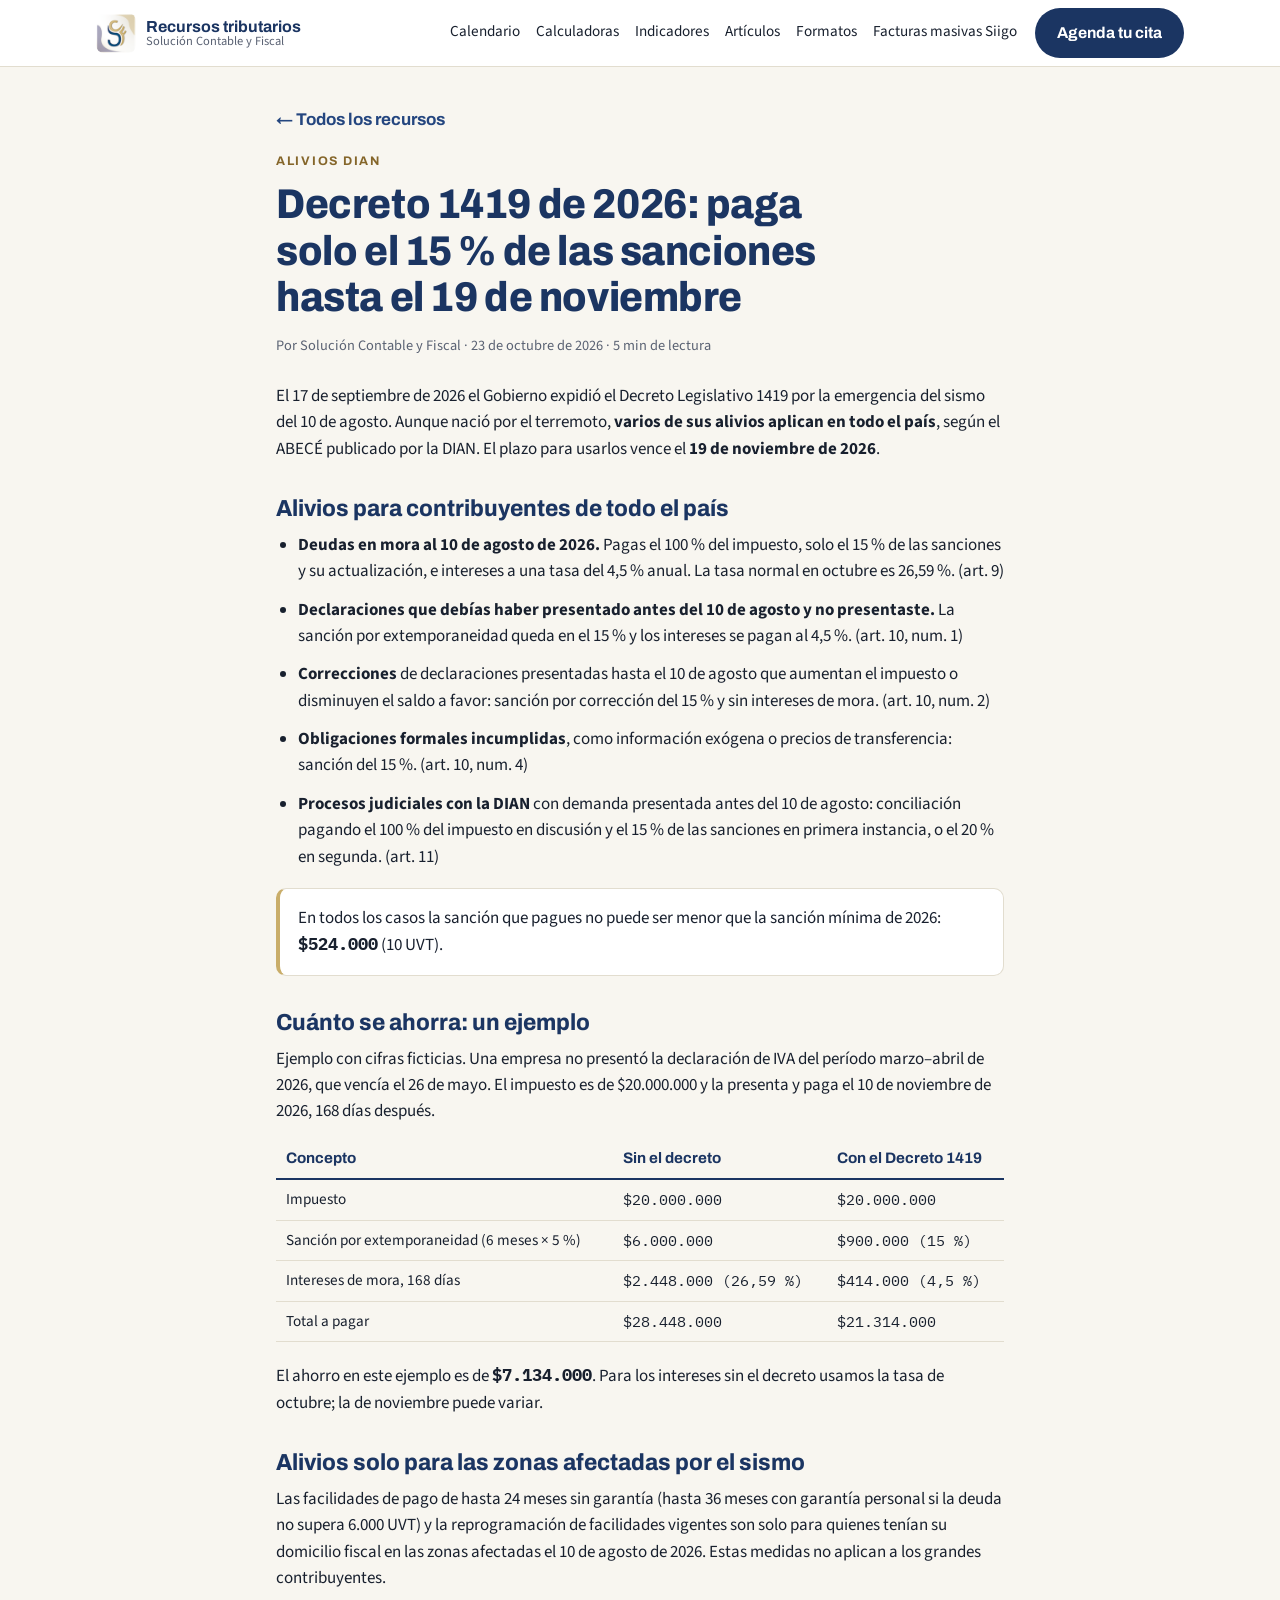
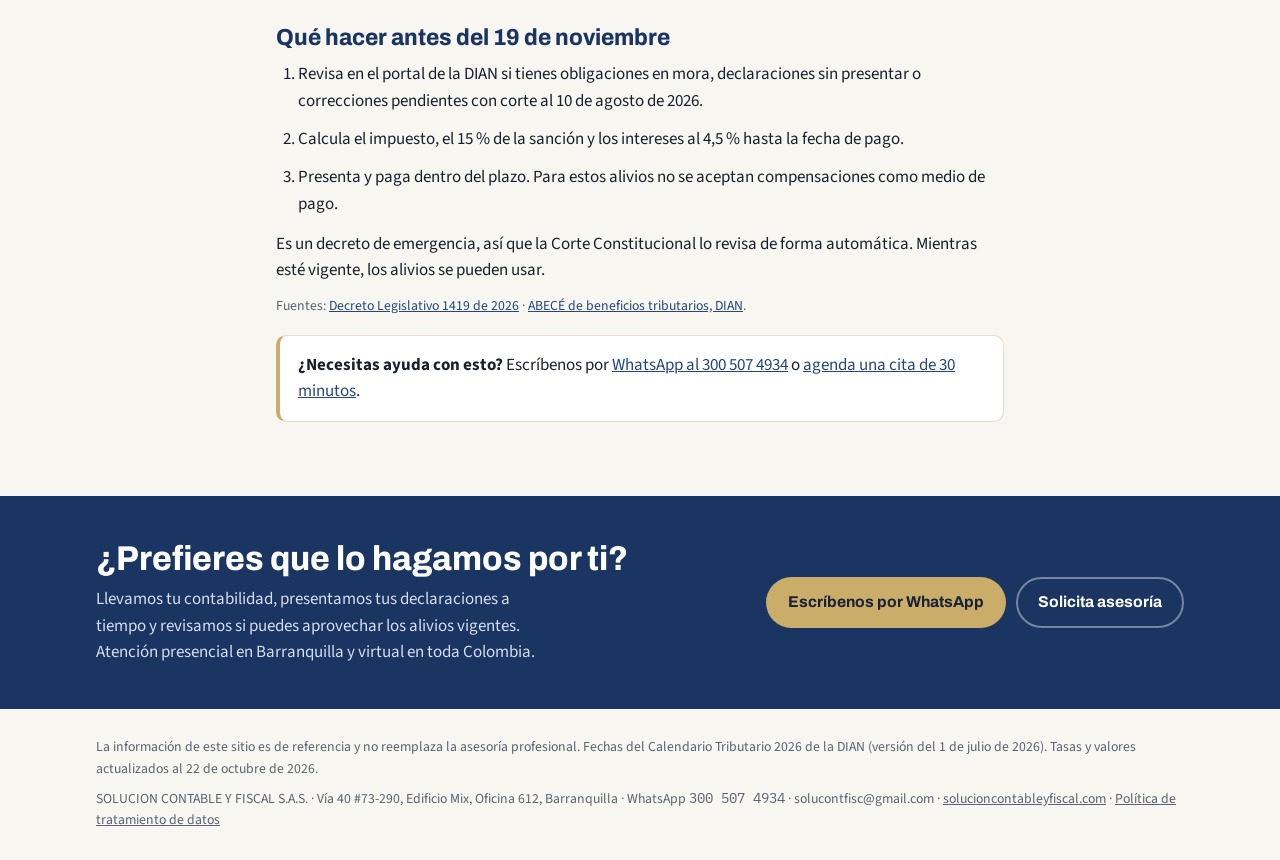
<file: articulos/decreto-1419-2026-alivios-dian.html>
<!doctype html>
<html lang="es-CO">
<head>
<meta charset="utf-8">
<meta name="viewport" content="width=device-width, initial-scale=1, viewport-fit=cover">
<title>Decreto 1419 de 2026: paga solo el 15 % de las sanciones hasta el 19 de noviembre | Solución Contable y Fiscal</title>
<meta name="description" content="Los alivios del Decreto 1419 de 2026 para deudas, omisiones y correcciones aplican en todo el país hasta el 19 de noviembre. Quién puede usarlos y cuánto se ahorra.">
<link rel="canonical" href="https://recursos.solucioncontableyfiscal.com/articulos/decreto-1419-2026-alivios-dian.html">
<meta property="og:type" content="article"><meta property="og:title" content="Decreto 1419 de 2026: paga solo el 15 % de las sanciones hasta el 19 de noviembre | Solución Contable y Fiscal"><meta property="og:description" content="Los alivios del Decreto 1419 de 2026 para deudas, omisiones y correcciones aplican en todo el país hasta el 19 de noviembre. Quién puede usarlos y cuánto se ahorra."><meta property="og:url" content="https://recursos.solucioncontableyfiscal.com/articulos/decreto-1419-2026-alivios-dian.html"><meta property="og:image" content="https://recursos.solucioncontableyfiscal.com/assets/logo-512.png"><meta property="og:locale" content="es_CO">
<link rel="icon" href="../assets/logo-32.png" sizes="32x32"><link rel="apple-touch-icon" href="../assets/logo-192.png">
<link rel="preconnect" href="https://fonts.googleapis.com"><link rel="preconnect" href="https://fonts.gstatic.com" crossorigin><link rel="stylesheet" href="https://fonts.googleapis.com/css2?family=Archivo:wdth,wght@75..125,600..800&family=IBM+Plex+Mono:wght@500;600&family=Source+Sans+3:wght@400;600;700&display=swap">
<link rel="stylesheet" href="../assets/site.css?v=1168be2a">
<script type="application/ld+json">{"@context": "https://schema.org", "@type": "Article", "headline": "Decreto 1419 de 2026: paga solo el 15 % de las sanciones hasta el 19 de noviembre", "description": "Los alivios del Decreto 1419 de 2026 para deudas, omisiones y correcciones aplican en todo el país hasta el 19 de noviembre. Quién puede usarlos y cuánto se ahorra.", "datePublished": "2026-10-23", "inLanguage": "es-CO", "author": {"@type": "Organization", "name": "Solución Contable y Fiscal", "url": "https://solucioncontableyfiscal.com/"}, "publisher": {"@type": "Organization", "name": "Solución Contable y Fiscal", "logo": {"@type": "ImageObject", "url": "https://recursos.solucioncontableyfiscal.com/assets/logo-512.png"}}, "mainEntityOfPage": "https://recursos.solucioncontableyfiscal.com/articulos/decreto-1419-2026-alivios-dian.html"}</script>
</head>
<body>
<header class="top"><div class="wrap">
  <a class="brand" href="../index.html"><img src="../assets/logo-96.png" alt="Logo de Solución Contable y Fiscal" width="40" height="40"><span><b>Recursos tributarios</b><small>Solución Contable y Fiscal</small></span></a>
  <nav class="nav" aria-label="Secciones">
    <a href="../index.html#calendario">Calendario</a><a href="../index.html#calculadoras">Calculadoras</a><a href="../index.html#indicadores">Indicadores</a><a href="../index.html#articulos">Artículos</a><a href="../index.html#formatos">Formatos</a><a href="../facturas-masivas-siigo.html">Facturas masivas Siigo</a>
  </nav>
  <a class="btn btn-primary" href="https://calendar.app.google/NaQe5qqNjgy27SrF7" target="_blank" rel="noopener">Agenda tu cita</a>
</div></header>
<main class="article"><div class="wrap">
  <a class="back" href="../index.html#articulos">← Todos los recursos</a>
  <span class="eyebrow" style="margin-top:18px">Alivios DIAN</span>
  <h1>Decreto 1419 de 2026: paga solo el 15 % de las sanciones hasta el 19 de noviembre</h1>
  <p class="meta">Por Solución Contable y Fiscal · 23 de octubre de 2026 · 5 min de lectura</p>
  
<p>El 17 de septiembre de 2026 el Gobierno expidió el Decreto Legislativo 1419 por la emergencia del sismo del 10 de agosto. Aunque nació por el terremoto, <b>varios de sus alivios aplican en todo el país</b>, según el ABECÉ publicado por la DIAN. El plazo para usarlos vence el <b>19 de noviembre de 2026</b>.</p>

<h2>Alivios para contribuyentes de todo el país</h2>
<ul>
<li><b>Deudas en mora al 10 de agosto de 2026.</b> Pagas el 100 % del impuesto, solo el 15 % de las sanciones y su actualización, e intereses a una tasa del 4,5 % anual. La tasa normal en octubre es 26,59 %. (art. 9)</li>
<li><b>Declaraciones que debías haber presentado antes del 10 de agosto y no presentaste.</b> La sanción por extemporaneidad queda en el 15 % y los intereses se pagan al 4,5 %. (art. 10, num. 1)</li>
<li><b>Correcciones</b> de declaraciones presentadas hasta el 10 de agosto que aumentan el impuesto o disminuyen el saldo a favor: sanción por corrección del 15 % y sin intereses de mora. (art. 10, num. 2)</li>
<li><b>Obligaciones formales incumplidas</b>, como información exógena o precios de transferencia: sanción del 15 %. (art. 10, num. 4)</li>
<li><b>Procesos judiciales con la DIAN</b> con demanda presentada antes del 10 de agosto: conciliación pagando el 100 % del impuesto en discusión y el 15 % de las sanciones en primera instancia, o el 20 % en segunda. (art. 11)</li>
</ul>
<div class="box">En todos los casos la sanción que pagues no puede ser menor que la sanción mínima de 2026: <b class="num">$524.000</b> (10 UVT).</div>

<h2>Cuánto se ahorra: un ejemplo</h2>
<p>Ejemplo con cifras ficticias. Una empresa no presentó la declaración de IVA del período marzo–abril de 2026, que vencía el 26 de mayo. El impuesto es de $20.000.000 y la presenta y paga el 10 de noviembre de 2026, 168 días después.</p>
<div class="tbl"><table><thead><tr><th>Concepto</th><th>Sin el decreto</th><th>Con el Decreto 1419</th></tr></thead><tbody><tr><td>Impuesto</td><td class="n">$20.000.000</td><td class="n">$20.000.000</td></tr><tr><td>Sanción por extemporaneidad (6 meses × 5 %)</td><td class="n">$6.000.000</td><td class="n">$900.000 (15 %)</td></tr><tr><td>Intereses de mora, 168 días</td><td class="n">$2.448.000 (26,59 %)</td><td class="n">$414.000 (4,5 %)</td></tr><tr><td>Total a pagar</td><td class="n">$28.448.000</td><td class="n">$21.314.000</td></tr></tbody></table></div>
<p>El ahorro en este ejemplo es de <b class="num">$7.134.000</b>. Para los intereses sin el decreto usamos la tasa de octubre; la de noviembre puede variar.</p>

<h2>Alivios solo para las zonas afectadas por el sismo</h2>
<p>Las facilidades de pago de hasta 24 meses sin garantía (hasta 36 meses con garantía personal si la deuda no supera 6.000 UVT) y la reprogramación de facilidades vigentes son solo para quienes tenían su domicilio fiscal en las zonas afectadas el 10 de agosto de 2026. Estas medidas no aplican a los grandes contribuyentes.</p>

<h2>Qué hacer antes del 19 de noviembre</h2>
<ol>
<li>Revisa en el portal de la DIAN si tienes obligaciones en mora, declaraciones sin presentar o correcciones pendientes con corte al 10 de agosto de 2026.</li>
<li>Calcula el impuesto, el 15 % de la sanción y los intereses al 4,5 % hasta la fecha de pago.</li>
<li>Presenta y paga dentro del plazo. Para estos alivios no se aceptan compensaciones como medio de pago.</li>
</ol>
<p>Es un decreto de emergencia, así que la Corte Constitucional lo revisa de forma automática. Mientras esté vigente, los alivios se pueden usar.</p>
<p class="sources">Fuentes: <a href="https://normograma.dian.gov.co/dian/compilacion/docs/decreto_1419_2026.htm" target="_blank" rel="noopener">Decreto Legislativo 1419 de 2026</a> · <a href="https://www.dian.gov.co/dian/Documents/Abece-beneficios-tributarios-Decreto-1419-de-2026.pdf" target="_blank" rel="noopener">ABECÉ de beneficios tributarios, DIAN</a>.</p>

  <div class="box"><b>¿Necesitas ayuda con esto?</b> Escríbenos por <a href="https://wa.me/573005074934" target="_blank" rel="noopener">WhatsApp al 300 507 4934</a> o <a href="https://calendar.app.google/NaQe5qqNjgy27SrF7" target="_blank" rel="noopener">agenda una cita de 30 minutos</a>.</div>
</div></main><section class="cta"><div class="wrap">
  <div><h2>¿Prefieres que lo hagamos por ti?</h2>
  <p>Llevamos tu contabilidad, presentamos tus declaraciones a tiempo y revisamos si puedes aprovechar los alivios vigentes. Atención presencial en Barranquilla y virtual en toda Colombia.</p></div>
  <div class="btns"><a class="btn btn-gold" href="https://wa.me/573005074934" target="_blank" rel="noopener">Escríbenos por WhatsApp</a><a class="btn btn-ghost" href="https://forms.gle/e7yWGi6NWT7gZv5R6" target="_blank" rel="noopener">Solicita asesoría</a></div>
</div></section>
<footer class="foot"><div class="wrap">
  <p>La información de este sitio es de referencia y no reemplaza la asesoría profesional. Fechas del Calendario Tributario 2026 de la DIAN (versión del 1 de julio de 2026). Tasas y valores actualizados al 22 de octubre de 2026.</p>
  <p>SOLUCION CONTABLE Y FISCAL S.A.S. · Vía 40 #73-290, Edificio Mix, Oficina 612, Barranquilla · WhatsApp <span class="num">300 507 4934</span> · solucontfisc@gmail.com · <a href="https://solucioncontableyfiscal.com/" target="_blank" rel="noopener">solucioncontableyfiscal.com</a> · <a href="../politica-de-datos.html">Política de tratamiento de datos</a></p>
</div></footer>

</body>
</html>
</file>
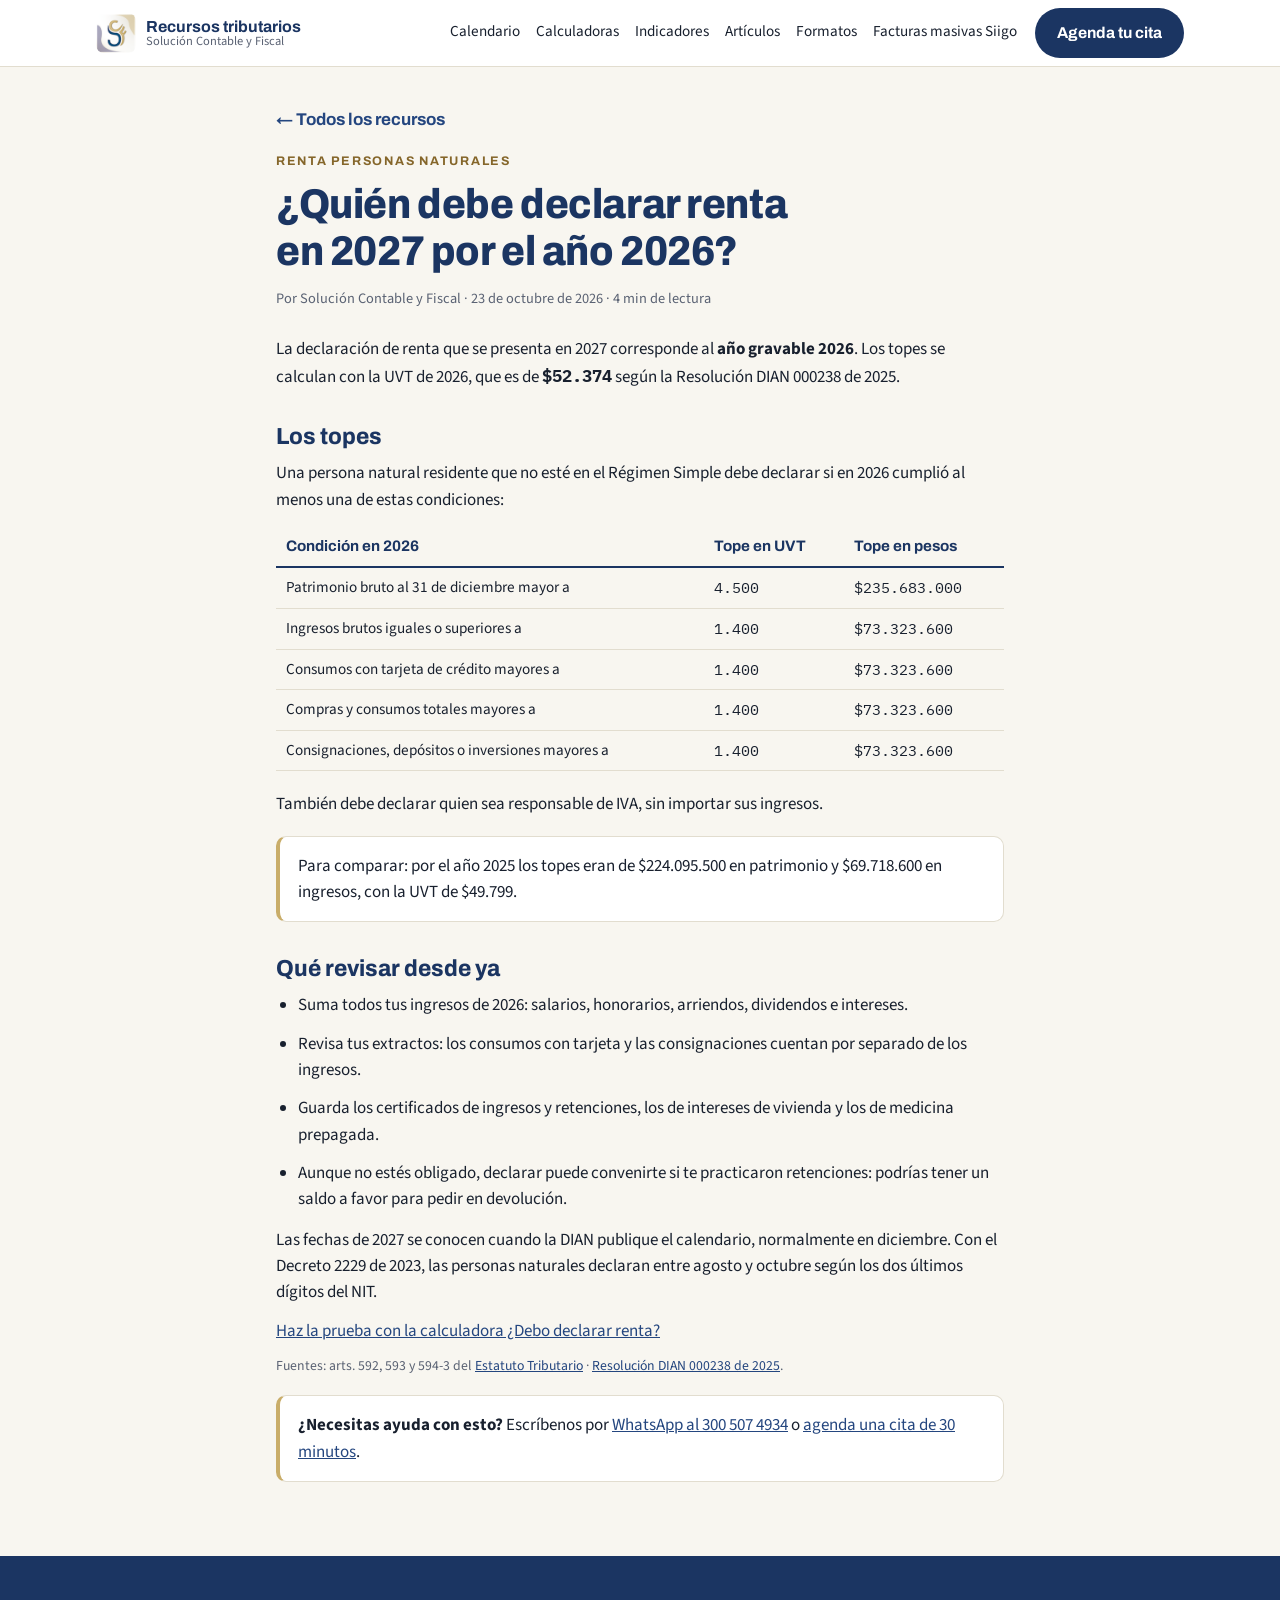
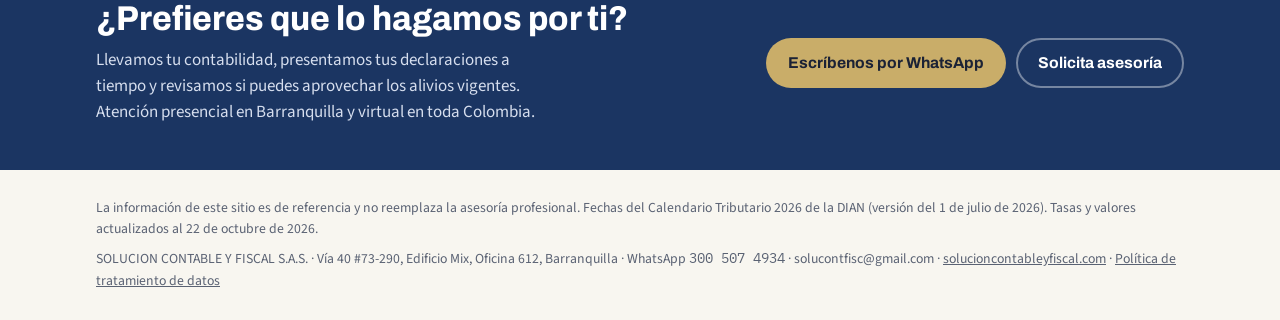
<file: articulos/quien-debe-declarar-renta-2027.html>
<!doctype html>
<html lang="es-CO">
<head>
<meta charset="utf-8">
<meta name="viewport" content="width=device-width, initial-scale=1, viewport-fit=cover">
<title>¿Quién debe declarar renta en 2027 por el año 2026? | Solución Contable y Fiscal</title>
<meta name="description" content="Topes para declarar renta en 2027 por el año gravable 2026 con la UVT de 2026: patrimonio de $235.683.000 e ingresos de $73.323.600, entre otros.">
<link rel="canonical" href="https://recursos.solucioncontableyfiscal.com/articulos/quien-debe-declarar-renta-2027.html">
<meta property="og:type" content="article"><meta property="og:title" content="¿Quién debe declarar renta en 2027 por el año 2026? | Solución Contable y Fiscal"><meta property="og:description" content="Topes para declarar renta en 2027 por el año gravable 2026 con la UVT de 2026: patrimonio de $235.683.000 e ingresos de $73.323.600, entre otros."><meta property="og:url" content="https://recursos.solucioncontableyfiscal.com/articulos/quien-debe-declarar-renta-2027.html"><meta property="og:image" content="https://recursos.solucioncontableyfiscal.com/assets/logo-512.png"><meta property="og:locale" content="es_CO">
<link rel="icon" href="../assets/logo-32.png" sizes="32x32"><link rel="apple-touch-icon" href="../assets/logo-192.png">
<link rel="preconnect" href="https://fonts.googleapis.com"><link rel="preconnect" href="https://fonts.gstatic.com" crossorigin><link rel="stylesheet" href="https://fonts.googleapis.com/css2?family=Archivo:wdth,wght@75..125,600..800&family=IBM+Plex+Mono:wght@500;600&family=Source+Sans+3:wght@400;600;700&display=swap">
<link rel="stylesheet" href="../assets/site.css?v=1168be2a">
<script type="application/ld+json">{"@context": "https://schema.org", "@type": "Article", "headline": "¿Quién debe declarar renta en 2027 por el año 2026?", "description": "Topes para declarar renta en 2027 por el año gravable 2026 con la UVT de 2026: patrimonio de $235.683.000 e ingresos de $73.323.600, entre otros.", "datePublished": "2026-10-23", "inLanguage": "es-CO", "author": {"@type": "Organization", "name": "Solución Contable y Fiscal", "url": "https://solucioncontableyfiscal.com/"}, "publisher": {"@type": "Organization", "name": "Solución Contable y Fiscal", "logo": {"@type": "ImageObject", "url": "https://recursos.solucioncontableyfiscal.com/assets/logo-512.png"}}, "mainEntityOfPage": "https://recursos.solucioncontableyfiscal.com/articulos/quien-debe-declarar-renta-2027.html"}</script>
</head>
<body>
<header class="top"><div class="wrap">
  <a class="brand" href="../index.html"><img src="../assets/logo-96.png" alt="Logo de Solución Contable y Fiscal" width="40" height="40"><span><b>Recursos tributarios</b><small>Solución Contable y Fiscal</small></span></a>
  <nav class="nav" aria-label="Secciones">
    <a href="../index.html#calendario">Calendario</a><a href="../index.html#calculadoras">Calculadoras</a><a href="../index.html#indicadores">Indicadores</a><a href="../index.html#articulos">Artículos</a><a href="../index.html#formatos">Formatos</a><a href="../facturas-masivas-siigo.html">Facturas masivas Siigo</a>
  </nav>
  <a class="btn btn-primary" href="https://calendar.app.google/NaQe5qqNjgy27SrF7" target="_blank" rel="noopener">Agenda tu cita</a>
</div></header>
<main class="article"><div class="wrap">
  <a class="back" href="../index.html#articulos">← Todos los recursos</a>
  <span class="eyebrow" style="margin-top:18px">Renta personas naturales</span>
  <h1>¿Quién debe declarar renta en 2027 por el año 2026?</h1>
  <p class="meta">Por Solución Contable y Fiscal · 23 de octubre de 2026 · 4 min de lectura</p>
  
<p>La declaración de renta que se presenta en 2027 corresponde al <b>año gravable 2026</b>. Los topes se calculan con la UVT de 2026, que es de <b class="num">$52.374</b> según la Resolución DIAN 000238 de 2025.</p>

<h2>Los topes</h2>
<p>Una persona natural residente que no esté en el Régimen Simple debe declarar si en 2026 cumplió al menos una de estas condiciones:</p>
<div class="tbl"><table><thead><tr><th>Condición en 2026</th><th>Tope en UVT</th><th>Tope en pesos</th></tr></thead><tbody><tr><td>Patrimonio bruto al 31 de diciembre mayor a</td><td class="n">4.500</td><td class="n">$235.683.000</td></tr><tr><td>Ingresos brutos iguales o superiores a</td><td class="n">1.400</td><td class="n">$73.323.600</td></tr><tr><td>Consumos con tarjeta de crédito mayores a</td><td class="n">1.400</td><td class="n">$73.323.600</td></tr><tr><td>Compras y consumos totales mayores a</td><td class="n">1.400</td><td class="n">$73.323.600</td></tr><tr><td>Consignaciones, depósitos o inversiones mayores a</td><td class="n">1.400</td><td class="n">$73.323.600</td></tr></tbody></table></div>
<p>También debe declarar quien sea responsable de IVA, sin importar sus ingresos.</p>

<div class="box">Para comparar: por el año 2025 los topes eran de $224.095.500 en patrimonio y $69.718.600 en ingresos, con la UVT de $49.799.</div>

<h2>Qué revisar desde ya</h2>
<ul>
<li>Suma todos tus ingresos de 2026: salarios, honorarios, arriendos, dividendos e intereses.</li>
<li>Revisa tus extractos: los consumos con tarjeta y las consignaciones cuentan por separado de los ingresos.</li>
<li>Guarda los certificados de ingresos y retenciones, los de intereses de vivienda y los de medicina prepagada.</li>
<li>Aunque no estés obligado, declarar puede convenirte si te practicaron retenciones: podrías tener un saldo a favor para pedir en devolución.</li>
</ul>
<p>Las fechas de 2027 se conocen cuando la DIAN publique el calendario, normalmente en diciembre. Con el Decreto 2229 de 2023, las personas naturales declaran entre agosto y octubre según los dos últimos dígitos del NIT.</p>
<p><a href="../index.html#dd" data-tab="dd">Haz la prueba con la calculadora ¿Debo declarar renta?</a></p>
<p class="sources">Fuentes: arts. 592, 593 y 594-3 del <a href="https://normograma.dian.gov.co/dian/compilacion/docs/estatuto_tributario.htm" target="_blank" rel="noopener">Estatuto Tributario</a> · <a href="https://normograma.dian.gov.co/dian/compilacion/docs/resolucion_dian_0238_2025.htm" target="_blank" rel="noopener">Resolución DIAN 000238 de 2025</a>.</p>

  <div class="box"><b>¿Necesitas ayuda con esto?</b> Escríbenos por <a href="https://wa.me/573005074934" target="_blank" rel="noopener">WhatsApp al 300 507 4934</a> o <a href="https://calendar.app.google/NaQe5qqNjgy27SrF7" target="_blank" rel="noopener">agenda una cita de 30 minutos</a>.</div>
</div></main><section class="cta"><div class="wrap">
  <div><h2>¿Prefieres que lo hagamos por ti?</h2>
  <p>Llevamos tu contabilidad, presentamos tus declaraciones a tiempo y revisamos si puedes aprovechar los alivios vigentes. Atención presencial en Barranquilla y virtual en toda Colombia.</p></div>
  <div class="btns"><a class="btn btn-gold" href="https://wa.me/573005074934" target="_blank" rel="noopener">Escríbenos por WhatsApp</a><a class="btn btn-ghost" href="https://forms.gle/e7yWGi6NWT7gZv5R6" target="_blank" rel="noopener">Solicita asesoría</a></div>
</div></section>
<footer class="foot"><div class="wrap">
  <p>La información de este sitio es de referencia y no reemplaza la asesoría profesional. Fechas del Calendario Tributario 2026 de la DIAN (versión del 1 de julio de 2026). Tasas y valores actualizados al 22 de octubre de 2026.</p>
  <p>SOLUCION CONTABLE Y FISCAL S.A.S. · Vía 40 #73-290, Edificio Mix, Oficina 612, Barranquilla · WhatsApp <span class="num">300 507 4934</span> · solucontfisc@gmail.com · <a href="https://solucioncontableyfiscal.com/" target="_blank" rel="noopener">solucioncontableyfiscal.com</a> · <a href="../politica-de-datos.html">Política de tratamiento de datos</a></p>
</div></footer>

</body>
</html>
</file>
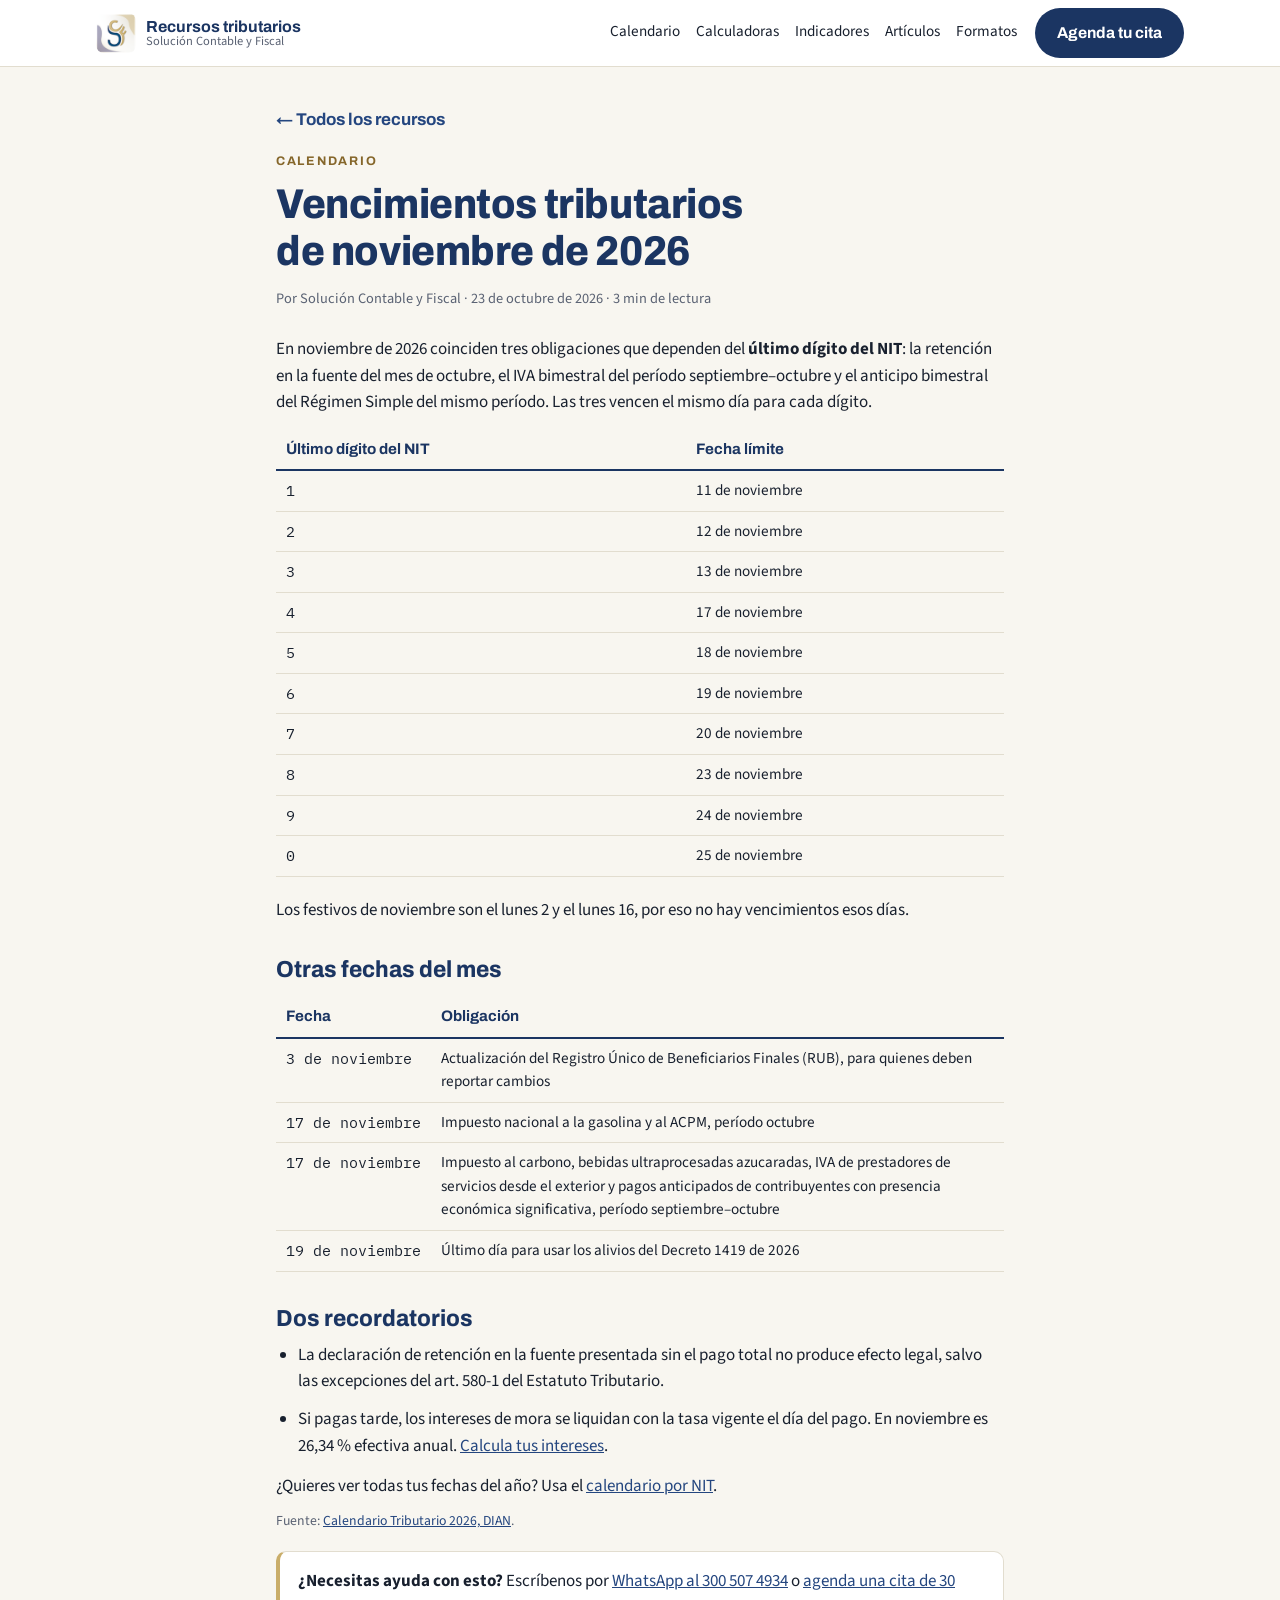
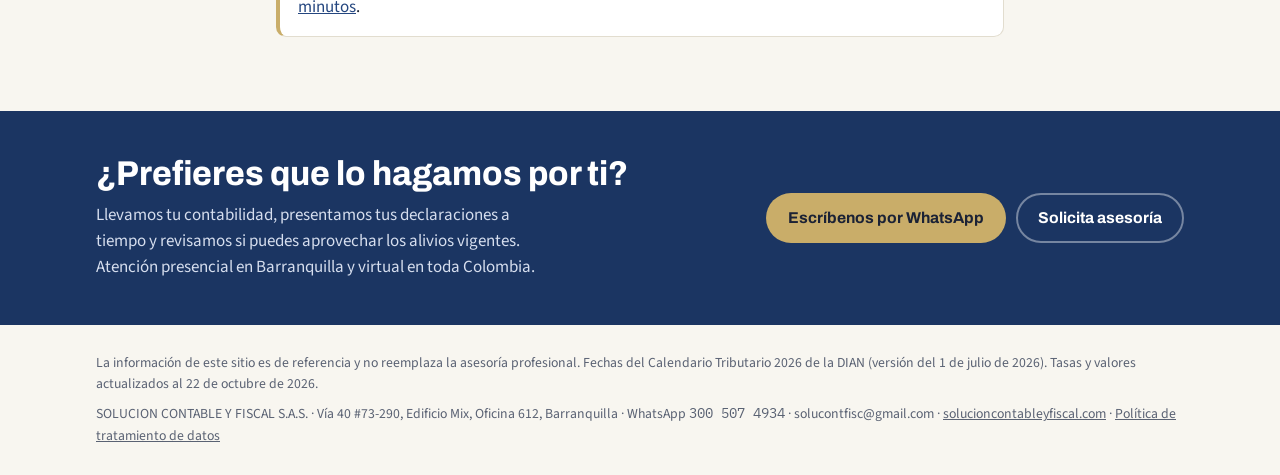
<file: articulos/vencimientos-noviembre-2026.html>
<!doctype html>
<html lang="es-CO">
<head>
<meta charset="utf-8">
<meta name="viewport" content="width=device-width, initial-scale=1, viewport-fit=cover">
<title>Vencimientos tributarios de noviembre de 2026 | Solución Contable y Fiscal</title>
<meta name="description" content="Retención en la fuente de octubre, IVA bimestral septiembre–octubre y anticipos del Régimen Simple vencen entre el 11 y el 25 de noviembre de 2026 según el último dígito del NIT.">
<link rel="canonical" href="https://recursos.solucioncontableyfiscal.com/articulos/vencimientos-noviembre-2026.html">
<meta property="og:type" content="article"><meta property="og:title" content="Vencimientos tributarios de noviembre de 2026 | Solución Contable y Fiscal"><meta property="og:description" content="Retención en la fuente de octubre, IVA bimestral septiembre–octubre y anticipos del Régimen Simple vencen entre el 11 y el 25 de noviembre de 2026 según el último dígito del NIT."><meta property="og:url" content="https://recursos.solucioncontableyfiscal.com/articulos/vencimientos-noviembre-2026.html"><meta property="og:image" content="https://recursos.solucioncontableyfiscal.com/assets/logo-512.png"><meta property="og:locale" content="es_CO">
<link rel="icon" href="../assets/logo-32.png" sizes="32x32"><link rel="apple-touch-icon" href="../assets/logo-192.png">
<link rel="preconnect" href="https://fonts.googleapis.com"><link rel="preconnect" href="https://fonts.gstatic.com" crossorigin><link rel="stylesheet" href="https://fonts.googleapis.com/css2?family=Archivo:wdth,wght@75..125,600..800&family=IBM+Plex+Mono:wght@500;600&family=Source+Sans+3:wght@400;600;700&display=swap">
<link rel="stylesheet" href="../assets/site.css?v=c8549d72">
<script type="application/ld+json">{"@context": "https://schema.org", "@type": "Article", "headline": "Vencimientos tributarios de noviembre de 2026", "description": "Retención en la fuente de octubre, IVA bimestral septiembre–octubre y anticipos del Régimen Simple vencen entre el 11 y el 25 de noviembre de 2026 según el último dígito del NIT.", "datePublished": "2026-10-23", "inLanguage": "es-CO", "author": {"@type": "Organization", "name": "Solución Contable y Fiscal", "url": "https://solucioncontableyfiscal.com/"}, "publisher": {"@type": "Organization", "name": "Solución Contable y Fiscal", "logo": {"@type": "ImageObject", "url": "https://recursos.solucioncontableyfiscal.com/assets/logo-512.png"}}, "mainEntityOfPage": "https://recursos.solucioncontableyfiscal.com/articulos/vencimientos-noviembre-2026.html"}</script>
</head>
<body>
<header class="top"><div class="wrap">
  <a class="brand" href="../index.html"><img src="../assets/logo-96.png" alt="Logo de Solución Contable y Fiscal" width="40" height="40"><span><b>Recursos tributarios</b><small>Solución Contable y Fiscal</small></span></a>
  <nav class="nav" aria-label="Secciones">
    <a href="../index.html#calendario">Calendario</a><a href="../index.html#calculadoras">Calculadoras</a><a href="../index.html#indicadores">Indicadores</a><a href="../index.html#articulos">Artículos</a><a href="../index.html#formatos">Formatos</a>
  </nav>
  <a class="btn btn-primary" href="https://calendar.app.google/NaQe5qqNjgy27SrF7" target="_blank" rel="noopener">Agenda tu cita</a>
</div></header>
<main class="article"><div class="wrap">
  <a class="back" href="../index.html#articulos">← Todos los recursos</a>
  <span class="eyebrow" style="margin-top:18px">Calendario</span>
  <h1>Vencimientos tributarios de noviembre de 2026</h1>
  <p class="meta">Por Solución Contable y Fiscal · 23 de octubre de 2026 · 3 min de lectura</p>
  
<p>En noviembre de 2026 coinciden tres obligaciones que dependen del <b>último dígito del NIT</b>: la retención en la fuente del mes de octubre, el IVA bimestral del período septiembre–octubre y el anticipo bimestral del Régimen Simple del mismo período. Las tres vencen el mismo día para cada dígito.</p>
<div class="tbl"><table><thead><tr><th>Último dígito del NIT</th><th>Fecha límite</th></tr></thead><tbody><tr><td class="n">1</td><td>11 de noviembre</td></tr><tr><td class="n">2</td><td>12 de noviembre</td></tr><tr><td class="n">3</td><td>13 de noviembre</td></tr><tr><td class="n">4</td><td>17 de noviembre</td></tr><tr><td class="n">5</td><td>18 de noviembre</td></tr><tr><td class="n">6</td><td>19 de noviembre</td></tr><tr><td class="n">7</td><td>20 de noviembre</td></tr><tr><td class="n">8</td><td>23 de noviembre</td></tr><tr><td class="n">9</td><td>24 de noviembre</td></tr><tr><td class="n">0</td><td>25 de noviembre</td></tr></tbody></table></div>
<p>Los festivos de noviembre son el lunes 2 y el lunes 16, por eso no hay vencimientos esos días.</p>

<h2>Otras fechas del mes</h2>
<div class="tbl"><table><thead><tr><th>Fecha</th><th>Obligación</th></tr></thead><tbody><tr><td class="n">3 de noviembre</td><td>Actualización del Registro Único de Beneficiarios Finales (RUB), para quienes deben reportar cambios</td></tr><tr><td class="n">17 de noviembre</td><td>Impuesto nacional a la gasolina y al ACPM, período octubre</td></tr><tr><td class="n">17 de noviembre</td><td>Impuesto al carbono, bebidas ultraprocesadas azucaradas, IVA de prestadores de servicios desde el exterior y pagos anticipados de contribuyentes con presencia económica significativa, período septiembre–octubre</td></tr><tr><td class="n">19 de noviembre</td><td>Último día para usar los alivios del Decreto 1419 de 2026</td></tr></tbody></table></div>

<h2>Dos recordatorios</h2>
<ul>
<li>La declaración de retención en la fuente presentada sin el pago total no produce efecto legal, salvo las excepciones del art. 580-1 del Estatuto Tributario.</li>
<li>Si pagas tarde, los intereses de mora se liquidan con la tasa vigente el día del pago. En noviembre es 26,34 % efectiva anual. <a href="../index.html#mo" data-tab="mo">Calcula tus intereses</a>.</li>
</ul>
<p>¿Quieres ver todas tus fechas del año? Usa el <a href="../index.html#calendario">calendario por NIT</a>.</p>
<p class="sources">Fuente: <a href="https://www.dian.gov.co/Calendarios/Calendario_Tributario_2026.pdf" target="_blank" rel="noopener">Calendario Tributario 2026, DIAN</a>.</p>

  <div class="box"><b>¿Necesitas ayuda con esto?</b> Escríbenos por <a href="https://wa.me/573005074934" target="_blank" rel="noopener">WhatsApp al 300 507 4934</a> o <a href="https://calendar.app.google/NaQe5qqNjgy27SrF7" target="_blank" rel="noopener">agenda una cita de 30 minutos</a>.</div>
</div></main><section class="cta"><div class="wrap">
  <div><h2>¿Prefieres que lo hagamos por ti?</h2>
  <p>Llevamos tu contabilidad, presentamos tus declaraciones a tiempo y revisamos si puedes aprovechar los alivios vigentes. Atención presencial en Barranquilla y virtual en toda Colombia.</p></div>
  <div class="btns"><a class="btn btn-gold" href="https://wa.me/573005074934" target="_blank" rel="noopener">Escríbenos por WhatsApp</a><a class="btn btn-ghost" href="https://forms.gle/e7yWGi6NWT7gZv5R6" target="_blank" rel="noopener">Solicita asesoría</a></div>
</div></section>
<footer class="foot"><div class="wrap">
  <p>La información de este sitio es de referencia y no reemplaza la asesoría profesional. Fechas del Calendario Tributario 2026 de la DIAN (versión del 1 de julio de 2026). Tasas y valores actualizados al 22 de octubre de 2026.</p>
  <p>SOLUCION CONTABLE Y FISCAL S.A.S. · Vía 40 #73-290, Edificio Mix, Oficina 612, Barranquilla · WhatsApp <span class="num">300 507 4934</span> · solucontfisc@gmail.com · <a href="https://solucioncontableyfiscal.com/" target="_blank" rel="noopener">solucioncontableyfiscal.com</a> · <a href="../politica-de-datos.html">Política de tratamiento de datos</a></p>
</div></footer>

</body>
</html>
</file>
<file: assets/site.css>
/* Layout: libro auxiliar — una columna de trabajo ancha, cifras en tipografía tabular, reglas doradas que separan secciones como en un folio contable. */
:root {
  --navy: #1b3562;
  --navy-2: #24467f;
  --gold: #c9ad69;
  --gold-ink: #85662a;
  --paper: #f8f6f0;
  --surface: #ffffff;
  --ink: #18202e;
  --muted: #5a6273;
  --line: #e2ddcf;
  --tint: #eef1f7;
  --heading: #1b3562;
  --urgent: #b42b2b;
  --ok: #2c7a4b;
  --font-display: "Archivo", "Arial Narrow", Arial, sans-serif;
  --font-body: "Source Sans 3", "Segoe UI", Roboto, Arial, sans-serif;
  --font-num: "IBM Plex Mono", ui-monospace, "SFMono-Regular", Menlo, Consolas, monospace;
  --radius: 10px;
}
@media (prefers-color-scheme: dark) {
  :root:not([data-theme="light"]) {
    --paper: #0e1521; --surface: #152031; --ink: #e7ebf2; --muted: #a2acbd; --line: #263450;
    --tint: #1b2a42; --heading: #cfdcf5; --gold: #d8bc78; --gold-ink: #e0c587; --navy-2: #3a63a8;
    --urgent: #ff8a80; --ok: #7fd3a1; color-scheme: dark;
  }
}
:root[data-theme="dark"] {
  --paper: #0e1521; --surface: #152031; --ink: #e7ebf2; --muted: #a2acbd; --line: #263450;
  --tint: #1b2a42; --heading: #cfdcf5; --gold: #d8bc78; --gold-ink: #e0c587; --navy-2: #3a63a8;
  --urgent: #ff8a80; --ok: #7fd3a1; color-scheme: dark;
}
* { box-sizing: border-box; }
html { scroll-behavior: smooth; }
@media (prefers-reduced-motion: reduce) { html { scroll-behavior: auto; } }
body { margin: 0; background: var(--paper); color: var(--ink); font-family: var(--font-body); font-size: 17px; line-height: 1.55; }
a { color: var(--navy-2); }
:focus-visible { outline: 3px solid var(--gold); outline-offset: 2px; border-radius: 4px; }
.wrap { max-width: 1120px; margin: 0 auto; padding-left: max(16px, env(safe-area-inset-left, 0px)); padding-right: max(16px, env(safe-area-inset-right, 0px)); }
h1, h2, h3 { font-family: var(--font-display); color: var(--heading); line-height: 1.12; text-wrap: balance; margin: 0; }
h1 { font-size: clamp(2rem, 4.4vw, 3.1rem); font-weight: 800; letter-spacing: -0.01em; font-stretch: 92%; }
h2 { font-size: clamp(1.55rem, 3vw, 2.15rem); font-weight: 750; font-stretch: 95%; }
h3 { font-size: 1.15rem; font-weight: 700; }
p { margin: 0; }
.eyebrow { display: block; font-family: var(--font-display); font-size: .78rem; font-weight: 700; letter-spacing: .14em; text-transform: uppercase; color: var(--gold-ink); }
.lede { color: var(--muted); max-width: 62ch; font-size: 1.08rem; }
.num, time, .ledger dd, .ind-v { font-family: var(--font-num); font-variant-numeric: tabular-nums; }

/* Encabezado */
body::before { content: ""; position: fixed; inset: 0 0 auto; height: env(safe-area-inset-top, 0px); z-index: 10; background: var(--surface); }
.top { position: sticky; top: env(safe-area-inset-top, 0px); z-index: 9; background: var(--surface); border-bottom: 1px solid var(--line); }
.top .wrap { display: flex; align-items: center; gap: 18px; min-height: 64px; flex-wrap: wrap; padding-block: 8px; }
.brand { display: flex; align-items: center; gap: 10px; text-decoration: none; color: var(--heading); margin-right: auto; }
.brand img { width: 40px; height: 40px; border-radius: 8px; }
.brand span { display: flex; flex-direction: column; line-height: 1.1; }
.brand b { font-family: var(--font-display); font-size: 1rem; }
.brand small { font-size: .78rem; color: var(--muted); }
.nav { display: flex; gap: 4px 16px; flex-wrap: wrap; font-size: .95rem; }
.nav a { color: var(--ink); text-decoration: none; padding: 4px 0; border-bottom: 2px solid transparent; }
.nav a:hover { border-color: var(--gold); }
.btn { display: inline-flex; align-items: center; justify-content: center; gap: 8px; font-family: var(--font-display); font-weight: 700; font-size: .98rem; text-decoration: none; border-radius: 999px; padding: 11px 20px; border: 2px solid transparent; cursor: pointer; }
.btn-primary { background: var(--navy); color: #fff; }
.btn-primary:hover { background: var(--navy-2); }
.btn-gold { background: var(--gold); color: #1b2235; }
.btn-ghost { border-color: var(--line); color: var(--heading); background: transparent; }
.btn-ghost:hover { border-color: var(--gold); }

/* Hero / calendario */
.hero { padding-block: 44px 36px; }
.hero-grid { display: grid; grid-template-columns: minmax(0, 5fr) minmax(0, 6fr); gap: 36px; align-items: start; }
.hero-copy { display: grid; gap: 16px; }
.cal-card { background: var(--surface); border: 1px solid var(--line); border-radius: 16px; padding: 22px; display: grid; gap: 18px; box-shadow: 0 14px 40px -28px rgba(27, 53, 98, .45); }
.cal-form { display: grid; gap: 14px; }
.nit-row { display: flex; gap: 16px; align-items: end; flex-wrap: wrap; }
.field { display: grid; gap: 6px; min-width: 0; }
.field > span, .fld-label { font-size: .86rem; font-weight: 600; color: var(--muted); }
/* Casillas del NIT: el recuadro dibuja dos celdas iguales y cada dígito se centra en la suya.
   El campo es más ancho que el recuadro para que el espacio final del letter-spacing no lo haga desplazarse al escribir. */
.nit-box { --cell: 3.3rem; display: block; width: calc(var(--cell) * 2 + 4px); overflow: hidden; overflow: clip; border: 2px solid var(--navy); border-radius: 8px; background:
  linear-gradient(90deg, transparent calc(50% - 1px), var(--line) calc(50% - 1px), var(--line) calc(50% + 1px), transparent calc(50% + 1px)), var(--surface); }
.nit-box:focus-within { outline: 3px solid var(--gold); outline-offset: 2px; }
.nit { display: block; font-family: var(--font-num); font-size: 2.2rem; font-weight: 600; font-variant-numeric: tabular-nums; color: var(--heading);
  width: calc(var(--cell) * 3); padding: 6px 0 6px calc((var(--cell) - 1ch) / 2); letter-spacing: calc(var(--cell) - 1ch); text-align: left;
  border: 0; background: transparent; }
.nit:focus-visible { outline: none; }
.nit-cap { font-size: .82rem; color: var(--muted); max-width: 26ch; }
select, input[type=text], input[type=date], input[type=number] { font: inherit; font-size: 1rem; padding: 10px 12px; border: 1px solid var(--line); border-radius: 8px; background: var(--surface); color: var(--ink); width: 100%; min-width: 0; }
input[data-money] { font-family: var(--font-num); font-variant-numeric: tabular-nums; }
.checks { display: flex; flex-wrap: wrap; gap: 8px 18px; }
.check { display: inline-flex; align-items: center; gap: 8px; font-size: .95rem; cursor: pointer; }
.check input { width: 18px; height: 18px; accent-color: var(--navy); }
.cal-grid2 { display: grid; grid-template-columns: 1fr 1fr; gap: 12px; }
.next { display: grid; gap: 4px; padding: 14px 16px; border-radius: 12px; background: var(--tint); border-left: 4px solid var(--gold); }
.next:empty { display: none; }
.next-date { font-family: var(--font-display); font-size: 1.45rem; color: var(--heading); }
.next-what { color: var(--muted); font-size: .95rem; }
.pill { justify-self: start; font-size: .8rem; font-weight: 700; padding: 3px 10px; border-radius: 999px; margin-top: 4px; }
.pill-soon { background: var(--surface); color: var(--heading); border: 1px solid var(--line); }
.pill-urgent { background: var(--urgent); color: #fff; }
.due-list { list-style: none; margin: 0; padding: 0; display: grid; max-height: 420px; overflow: auto; border-top: 1px solid var(--line); }
.due { display: grid; grid-template-columns: 64px minmax(0, 1fr) auto; gap: 14px; align-items: center; padding: 10px 2px; border-bottom: 1px solid var(--line); }
.due time { display: grid; justify-items: center; line-height: 1.05; border-right: 2px solid var(--gold); padding-right: 12px; }
.due time .d { font-size: 1.5rem; font-weight: 600; color: var(--heading); }
.due time .m, .due time .w { font-size: .72rem; text-transform: uppercase; letter-spacing: .06em; color: var(--muted); }
.due-txt { display: grid; min-width: 0; }
.due-txt b { font-weight: 650; }
.due-txt span { color: var(--muted); font-size: .9rem; }
.due-add { font-size: .82rem; white-space: nowrap; }
.due-st { font-size: .78rem; color: var(--muted); }
.due.is-past { opacity: .55; }
.due.is-next { background: var(--tint); }
.hint { color: var(--muted); }
.note { font-size: .82rem; color: var(--muted); }

/* Secciones */
.section { padding-block: 52px; border-top: 1px solid var(--line); }
.sec-head { display: grid; gap: 10px; margin-bottom: 26px; }

/* Indicadores */
.ind-grid { display: grid; grid-template-columns: repeat(3, minmax(0, 1fr)); gap: 0; border-top: 2px solid var(--navy); }
.ind { padding: 16px 14px 18px; border-bottom: 1px solid var(--line); display: grid; gap: 4px; align-content: start; }
.ind-k { font-size: .88rem; font-weight: 600; color: var(--muted); }
.ind-v { font-size: 1.55rem; font-weight: 600; color: var(--heading); }
.ind-s { font-size: .8rem; color: var(--muted); }

/* Calculadoras */
.tablist { display: flex; flex-wrap: wrap; gap: 6px; margin-bottom: 18px; }
.tablist button { font: inherit; font-family: var(--font-display); font-weight: 650; font-size: .95rem; padding: 9px 14px; border-radius: 999px; border: 1px solid var(--line); background: var(--surface); color: var(--ink); cursor: pointer; }
.tablist button[aria-selected="true"] { background: var(--navy); border-color: var(--navy); color: #fff; }
.panel { display: grid; grid-template-columns: minmax(0, 5fr) minmax(0, 7fr); gap: 28px; background: var(--surface); border: 1px solid var(--line); border-radius: 16px; padding: 24px; }
.panel[hidden] { display: none; }
.panel form { display: grid; gap: 14px; align-content: start; }
.panel h3 { margin-bottom: 4px; }
.panel .src { font-size: .82rem; color: var(--muted); }
.ledger { margin: 0; display: grid; border-top: 2px solid var(--navy); }
.ledger > div { display: flex; justify-content: space-between; gap: 16px; padding: 8px 0; border-bottom: 1px dotted var(--line); }
.ledger dt { color: var(--muted); font-size: .93rem; min-width: 0; }
.ledger dd { margin: 0; text-align: right; font-size: .95rem; white-space: nowrap; }
.ledger .sub dt, .ledger .sub dd { color: var(--ink); font-weight: 600; }
.ledger .total { border-bottom: 3px double var(--navy); }
.ledger .total dt { color: var(--heading); font-weight: 700; }
.ledger .total dd { font-size: 1.2rem; font-weight: 700; color: var(--heading); }
.ledger .flag dd em { color: var(--urgent); font-style: normal; font-weight: 700; }
.verdict { padding: 12px 14px; border-radius: 10px; margin-bottom: 12px; background: var(--tint); }
.verdict.yes { border-left: 4px solid var(--urgent); }
.verdict.no { border-left: 4px solid var(--ok); }

/* Artículos */
.cards3 { display: grid; grid-template-columns: repeat(3, minmax(0, 1fr)); gap: 18px; }
.card { background: var(--surface); border: 1px solid var(--line); border-radius: var(--radius); padding: 20px; display: flex; flex-direction: column; gap: 10px; text-decoration: none; color: var(--ink); }
.card .btn, .card .go { margin-top: auto; }
.card .meta { margin-top: auto; }
.card .meta + .go { margin-top: 0; }
.tag { align-self: flex-start; }
a.card:hover { border-color: var(--gold); }
.card .meta { font-size: .8rem; color: var(--muted); }
.card .go { font-family: var(--font-display); font-weight: 700; color: var(--navy-2); font-size: .92rem; }
.tag { justify-self: start; font-size: .74rem; font-weight: 700; letter-spacing: .06em; text-transform: uppercase; color: var(--gold-ink); }

/* CTA */
.cta { background: var(--navy); color: #fff; }
.cta .wrap { padding-block: 44px; display: grid; grid-template-columns: minmax(0, 1fr) auto; gap: 24px; align-items: center; }
.cta h2 { color: #fff; }
.cta p { color: #d6deee; margin-top: 8px; max-width: 58ch; }
.cta .btns { display: flex; gap: 10px; flex-wrap: wrap; }
.cta .btn-ghost { color: #fff; border-color: rgba(255,255,255,.4); }
.foot { padding-block: 28px; font-size: .86rem; color: var(--muted); }
.foot .wrap { display: grid; gap: 8px; }

/* Artículo */
.article { padding-block: 40px 56px; }
.article .wrap { max-width: 760px; }
.article h1 { font-size: clamp(1.8rem, 4vw, 2.6rem); margin: 10px 0 14px; }
.article .meta { color: var(--muted); font-size: .9rem; margin-bottom: 26px; }
.article h2 { font-size: 1.45rem; margin: 34px 0 10px; }
.article p, .article li { margin: 0 0 12px; }
.article ul, .article ol { padding-left: 22px; margin: 0 0 14px; }
.article .box { background: var(--surface); border: 1px solid var(--line); border-left: 4px solid var(--gold); border-radius: 10px; padding: 16px 18px; margin: 18px 0; }
.tbl { overflow-x: auto; margin: 14px 0 20px; }
.tbl table { border-collapse: collapse; width: 100%; font-size: .95rem; }
.tbl th, .tbl td { text-align: left; padding: 8px 10px; border-bottom: 1px solid var(--line); vertical-align: top; }
.tbl th { font-family: var(--font-display); color: var(--heading); border-bottom: 2px solid var(--navy); }
.tbl td.n { font-family: var(--font-num); font-variant-numeric: tabular-nums; white-space: nowrap; }
.back { font-family: var(--font-display); font-weight: 700; text-decoration: none; }
.sources { font-size: .86rem; color: var(--muted); }

/* Política de datos */
.article h3 { font-size: 1.1rem; margin: 22px 0 8px; }
.article section { scroll-margin-top: 90px; }
.article ol[type="a"] { list-style-type: lower-alpha; }
.toc { background: var(--surface); border: 1px solid var(--line); border-radius: 10px; padding: 16px 18px; margin: 22px 0 8px; font-size: .95rem; }
.toc ol { columns: 2; column-gap: 28px; margin: 10px 0 0; padding-left: 22px; }
.toc li { margin: 0 0 6px; break-inside: avoid; }
.foot a { color: inherit; }
@media (max-width: 640px) {
  .toc ol { columns: 1; }
  .tbl.stack thead { display: none; }
  .tbl.stack tr { display: block; border-bottom: 1px solid var(--line); padding: 10px 0; }
  .tbl.stack td { display: block; border: 0; padding: 4px 0; }
  .tbl.stack td:first-child { font-family: var(--font-display); font-weight: 700; color: var(--heading); }
  .tbl.stack td[data-label]:not(:first-child)::before { content: attr(data-label); display: block; font-size: .78rem; text-transform: uppercase; letter-spacing: .06em; color: var(--muted); }
}

@media (max-width: 900px) {
  .hero-grid, .panel, .cta .wrap { grid-template-columns: minmax(0, 1fr); }
  .cards3 { grid-template-columns: minmax(0, 1fr); }
}
@media (max-width: 640px) { .ind-grid { grid-template-columns: minmax(0, 1fr); } }
@media (max-width: 520px) {
  body { font-size: 16px; }
  .nav { display: none; }
  .cal-grid2 { grid-template-columns: minmax(0, 1fr); }
  .due { grid-template-columns: 56px minmax(0, 1fr); }
  .due-add, .due-st { grid-column: 2; }
  .panel { padding: 16px; }
  .ledger > div { flex-direction: column; gap: 2px; }
  .ledger dd { text-align: left; white-space: normal; }
}

/* Facturas masivas en Siigo: aviso en portada, beneficios, pasos y preguntas */
.promo { display: grid; gap: 10px; text-decoration: none; color: var(--ink); background: var(--surface); border: 1px solid var(--line); border-left: 5px solid var(--gold); border-radius: var(--radius); padding: 24px; }
.promo:hover { border-color: var(--gold); }
.promo p { color: var(--muted); max-width: 64ch; }
.promo .go { font-family: var(--font-display); font-weight: 700; color: var(--navy-2); }
.gains { list-style: none; margin: 0; padding: 0; display: grid; gap: 14px; }
.gains li { display: grid; gap: 2px; padding-left: 16px; border-left: 3px solid var(--gold); }
.gains b { font-family: var(--font-display); color: var(--heading); }
.gains span { color: var(--muted); font-size: .95rem; }
.steps { list-style: none; margin: 0; padding: 0; display: grid; grid-template-columns: repeat(4, minmax(0, 1fr)); gap: 18px; counter-reset: paso; }
.steps li { counter-increment: paso; background: var(--surface); border: 1px solid var(--line); border-radius: var(--radius); padding: 20px; display: grid; gap: 8px; align-content: start; }
.steps li::before { content: counter(paso); display: grid; place-items: center; width: 38px; height: 38px; border-radius: 50%; background: var(--navy); color: #fff; font-family: var(--font-num); font-weight: 600; }
.steps b { font-family: var(--font-display); color: var(--heading); font-size: 1.05rem; }
.steps span { color: var(--muted); font-size: .95rem; }
.faqs { display: grid; gap: 10px; max-width: 820px; }
.faq { background: var(--surface); border: 1px solid var(--line); border-radius: var(--radius); padding: 0 18px; }
.faq summary { cursor: pointer; padding: 14px 0; font-family: var(--font-display); font-weight: 700; color: var(--heading); }
.faq[open] summary { border-bottom: 1px solid var(--line); }
.faq p { padding: 12px 0 16px; color: var(--ink); }
@media (max-width: 900px) { .steps { grid-template-columns: repeat(2, minmax(0, 1fr)); } }
@media (max-width: 520px) { .steps { grid-template-columns: minmax(0, 1fr); } .promo { padding: 18px; } }
</file>
